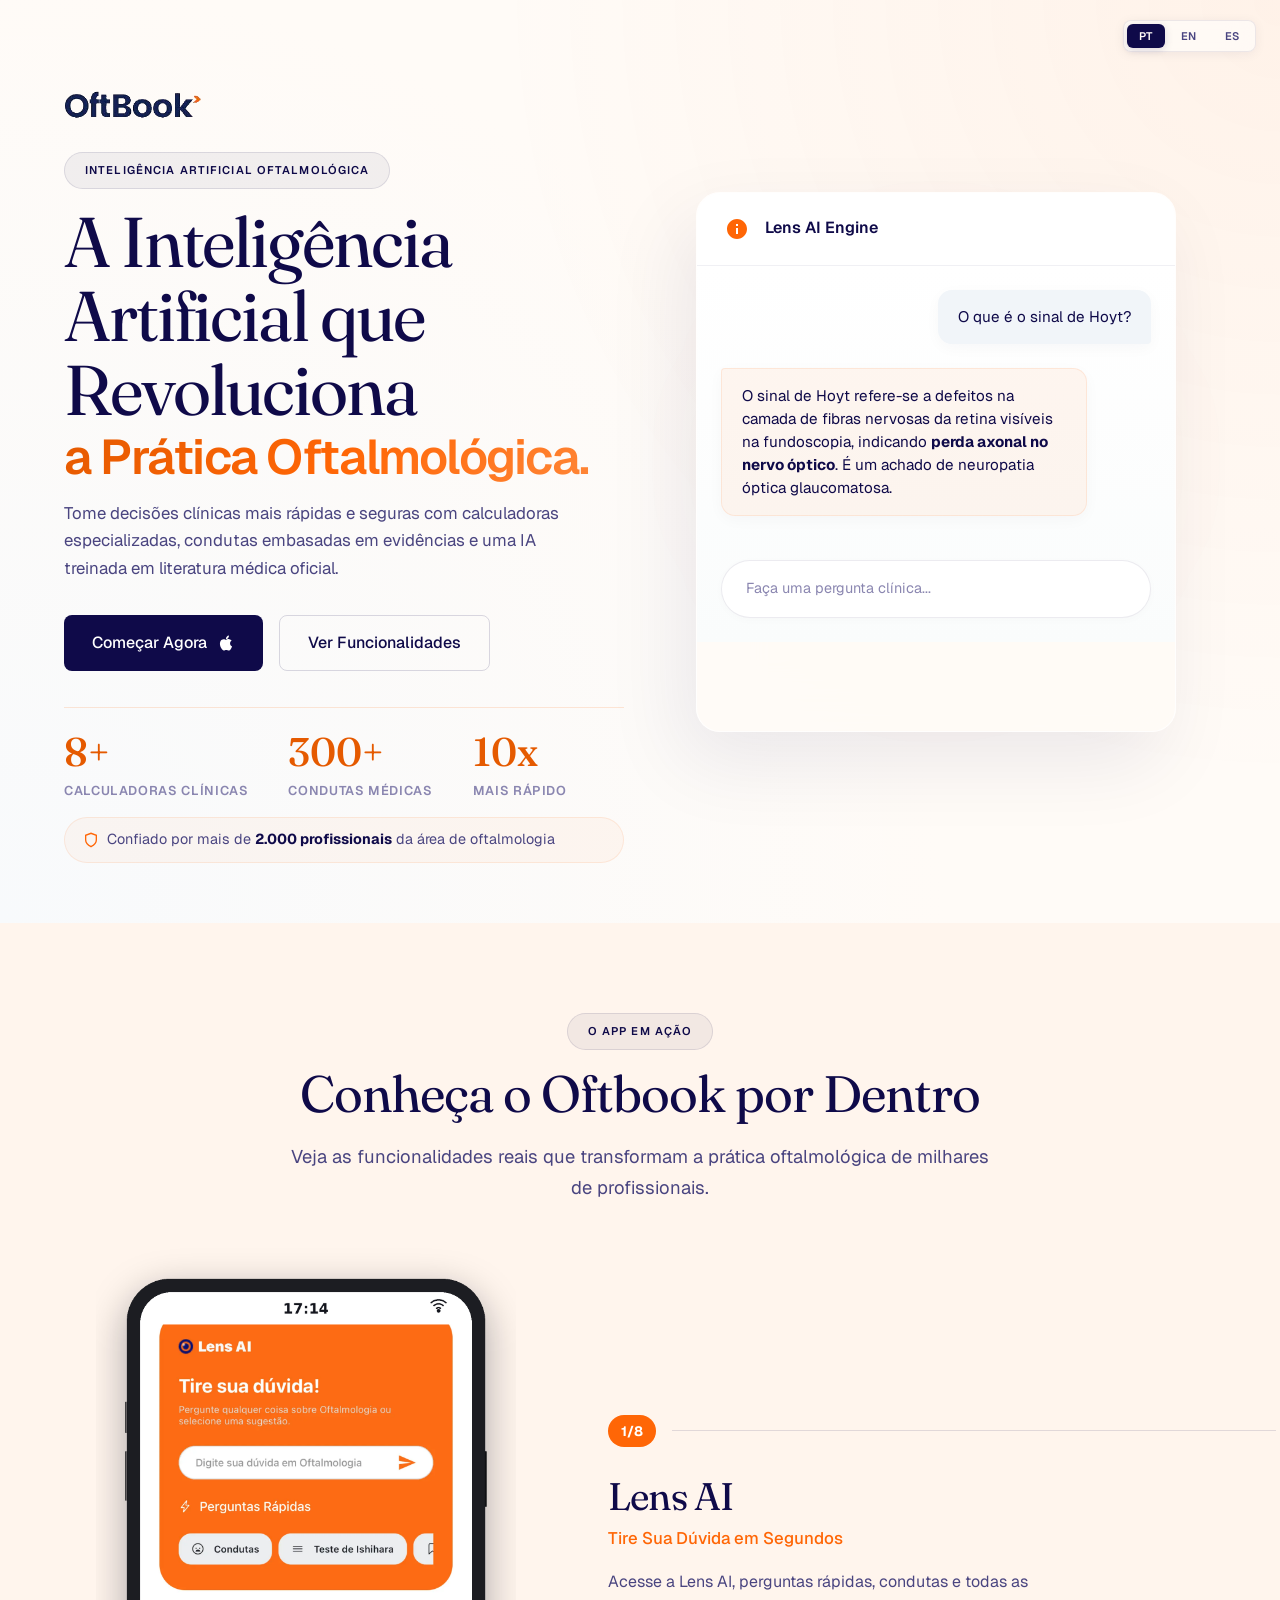
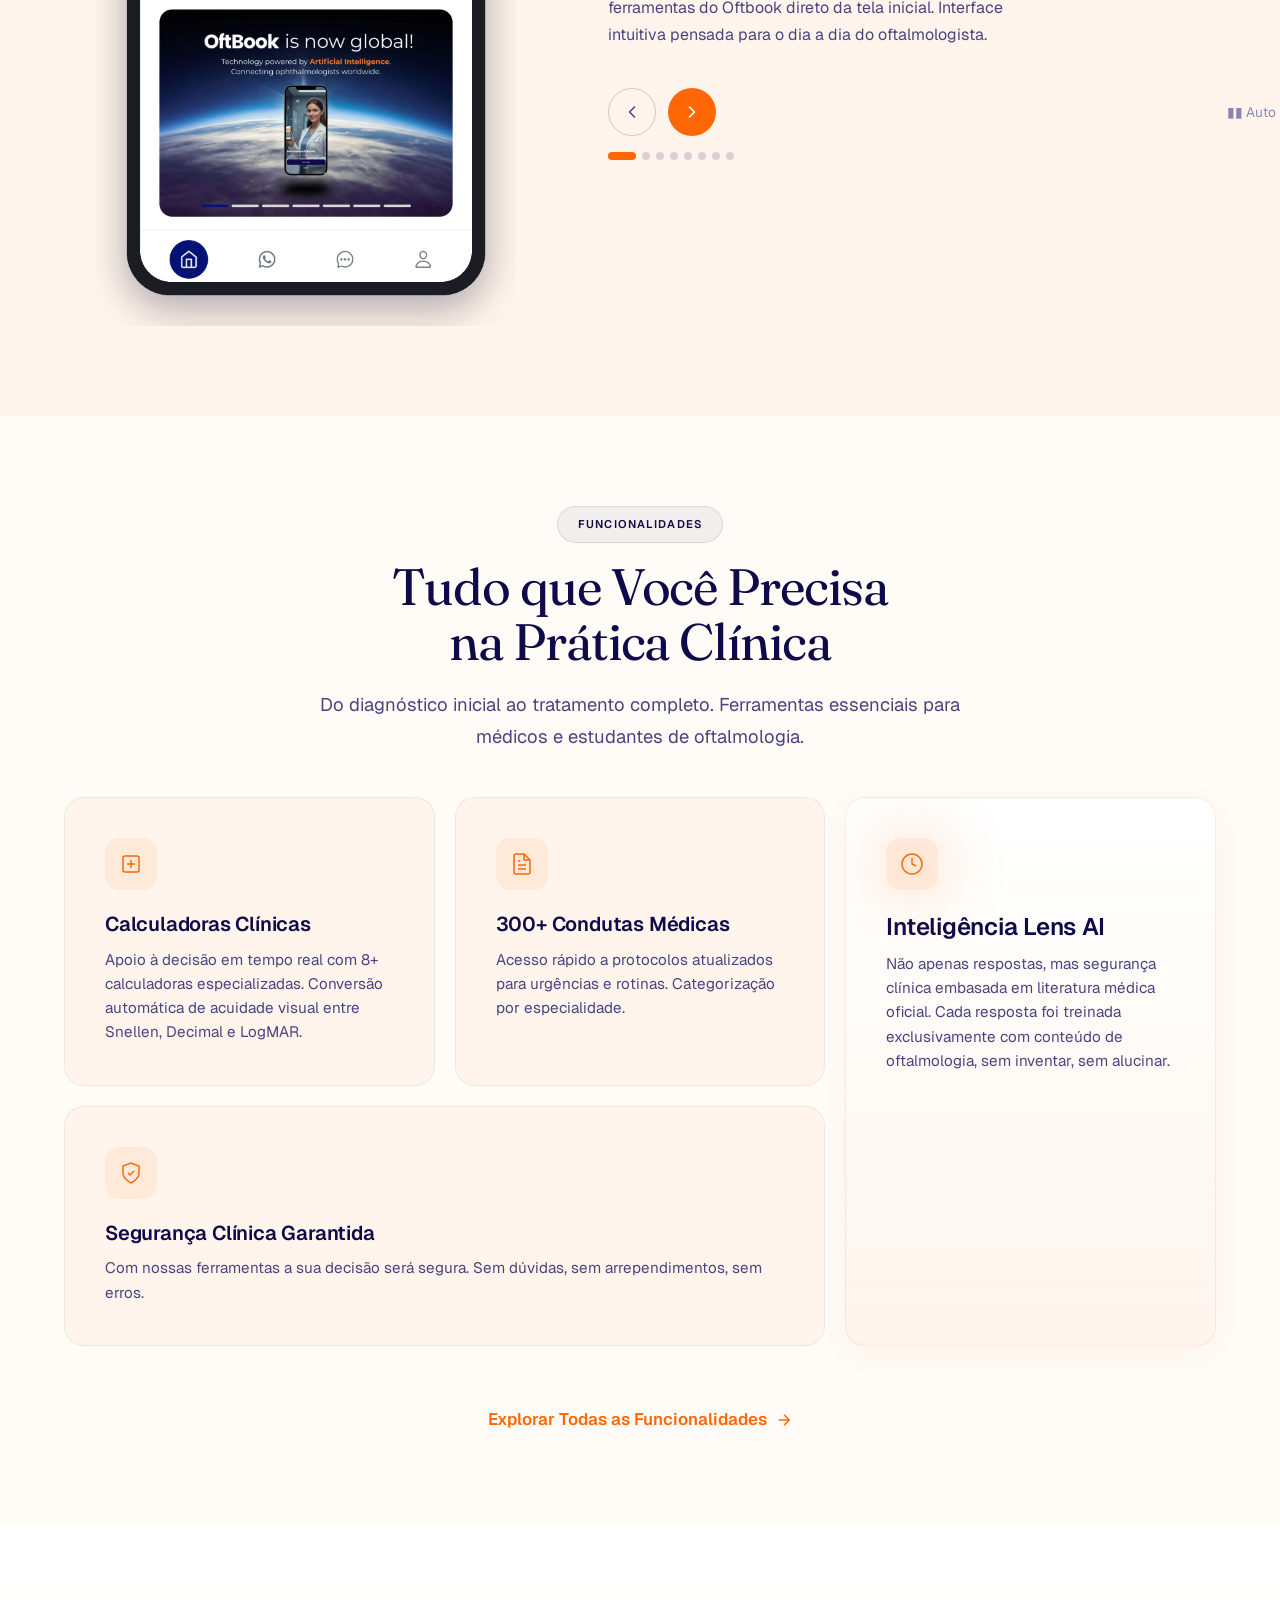
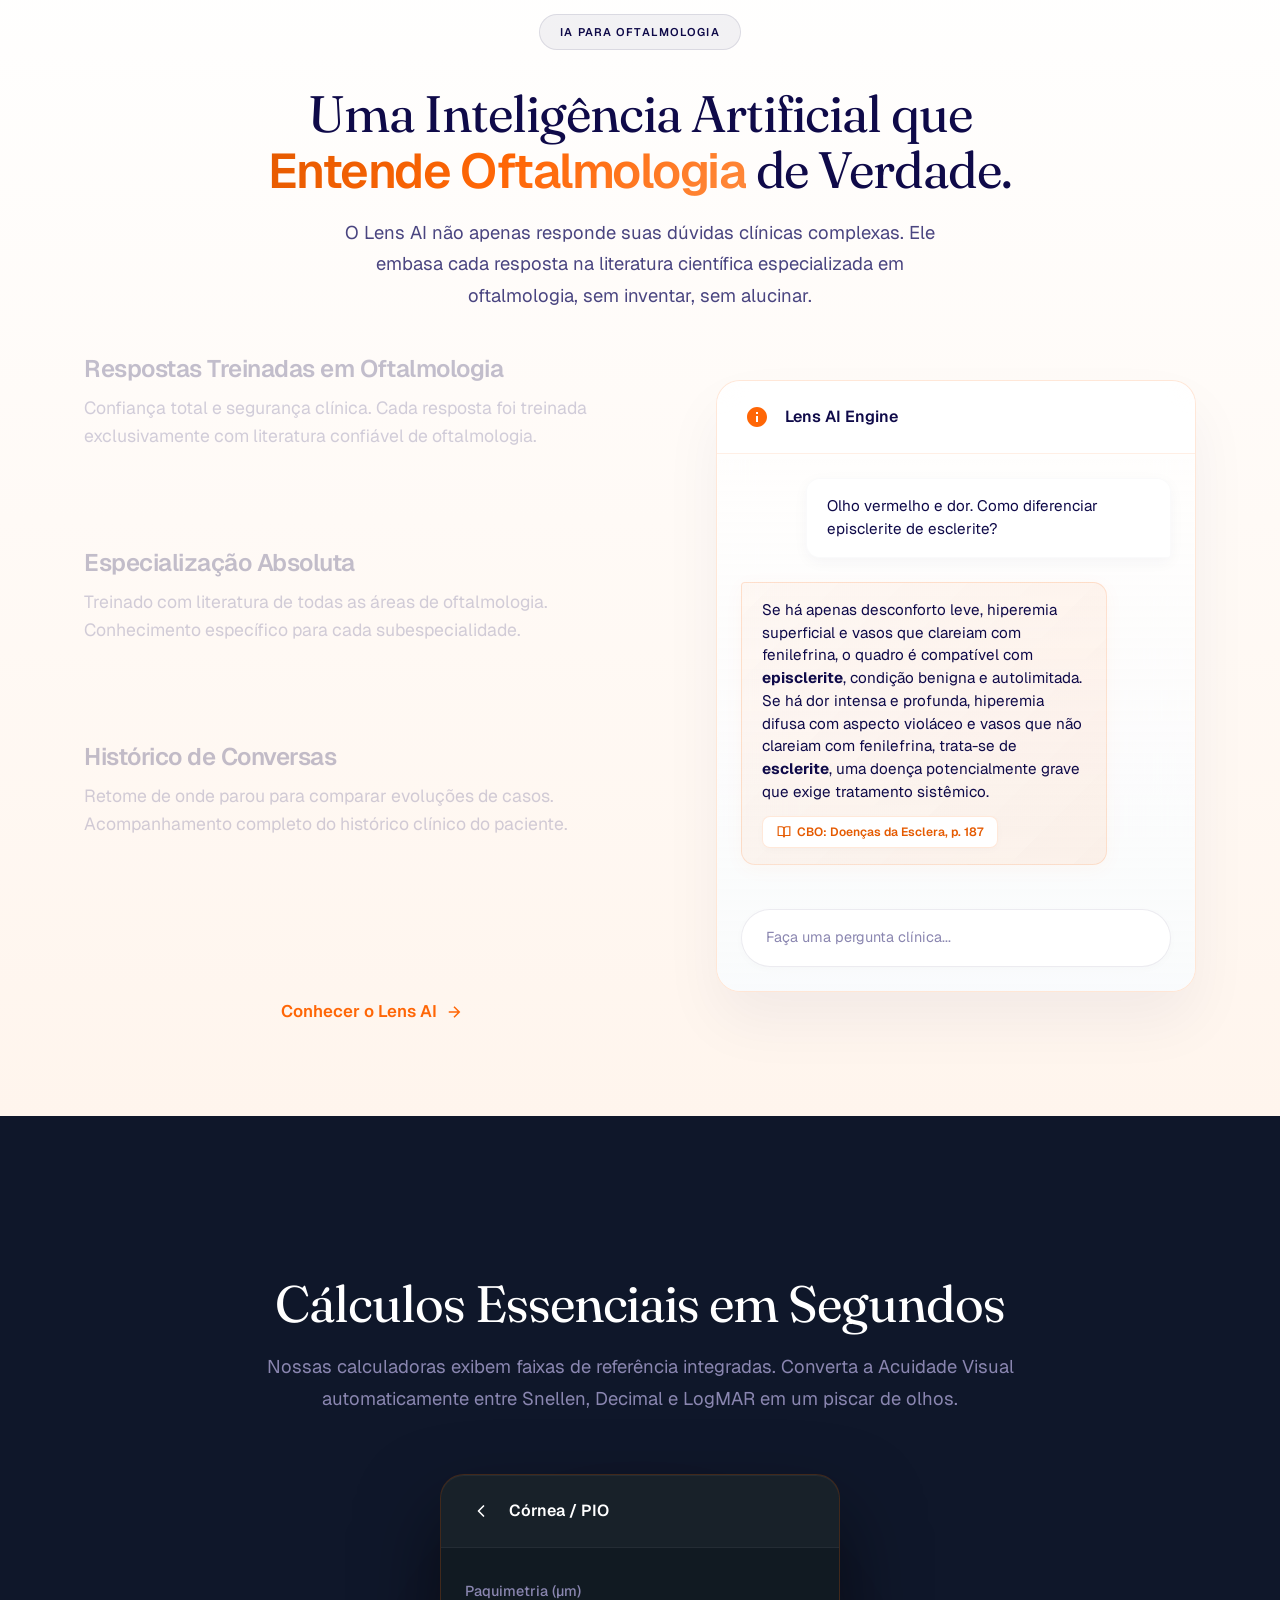
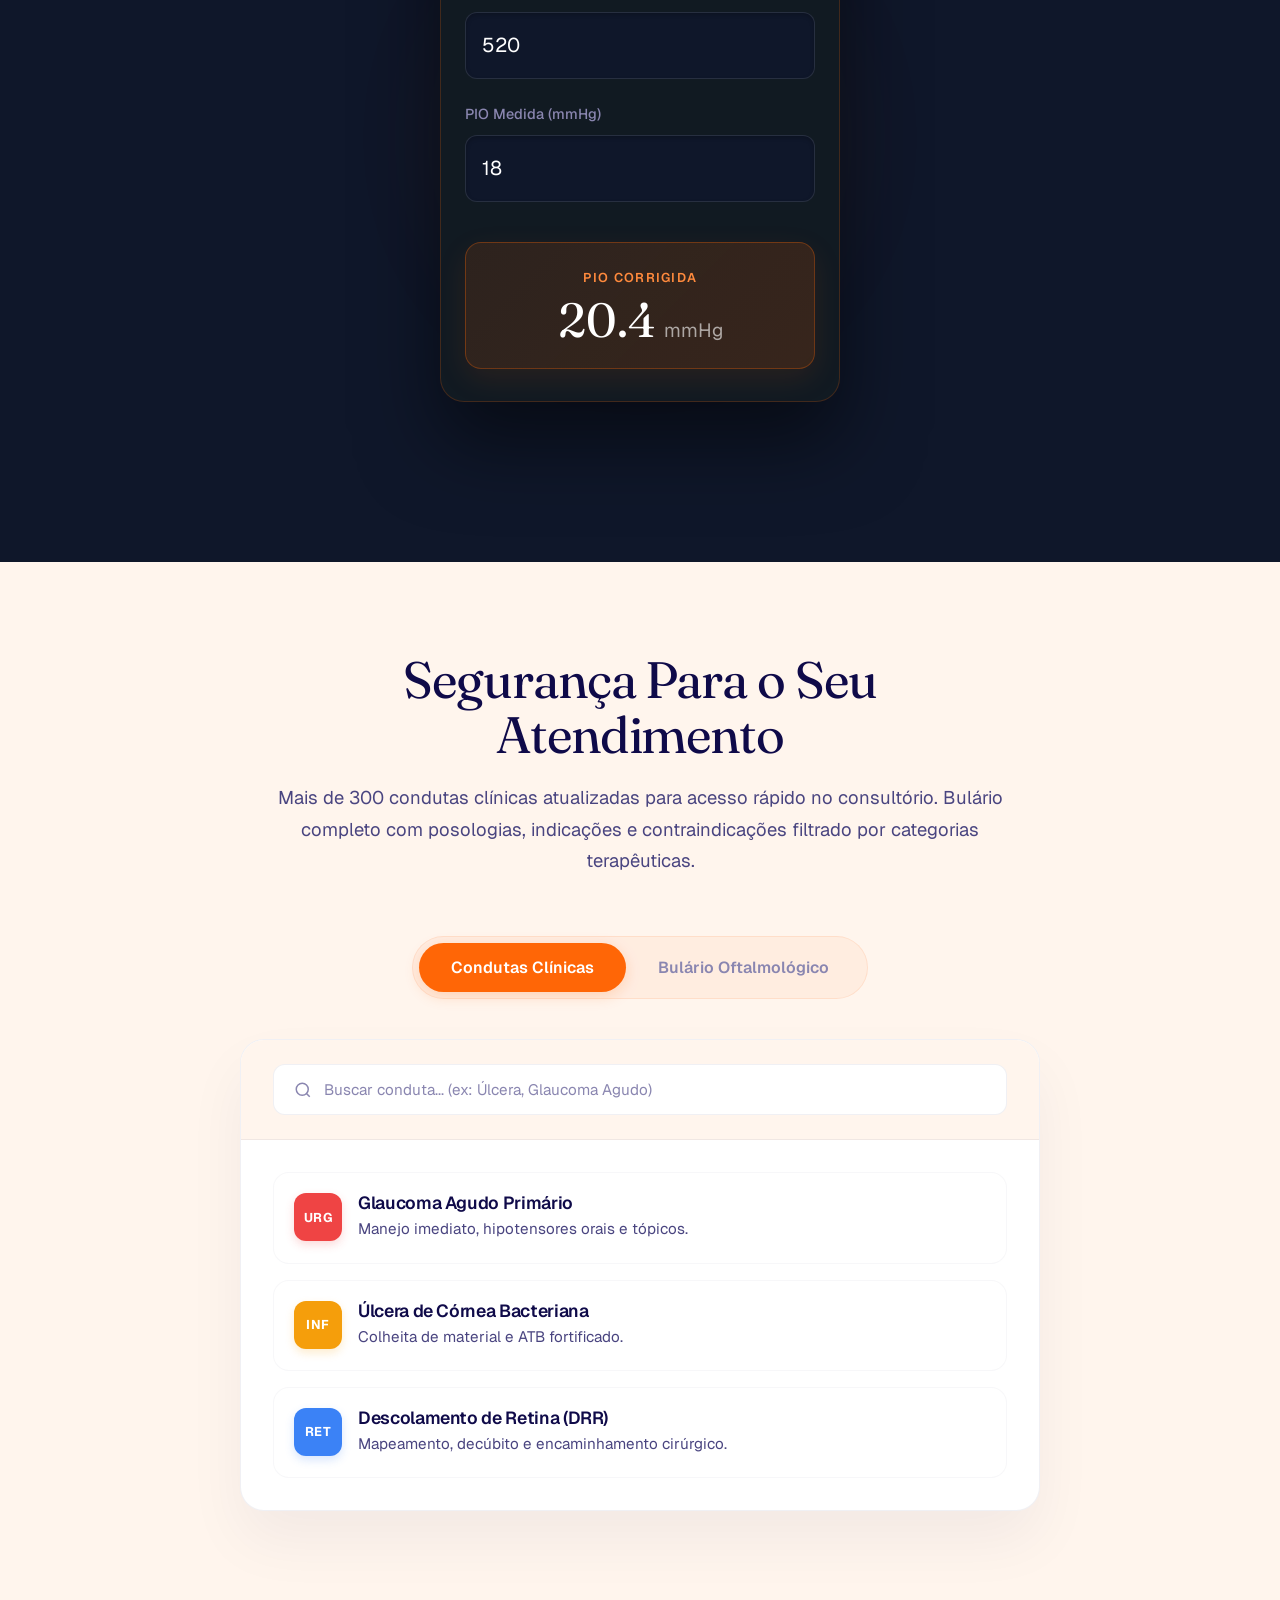
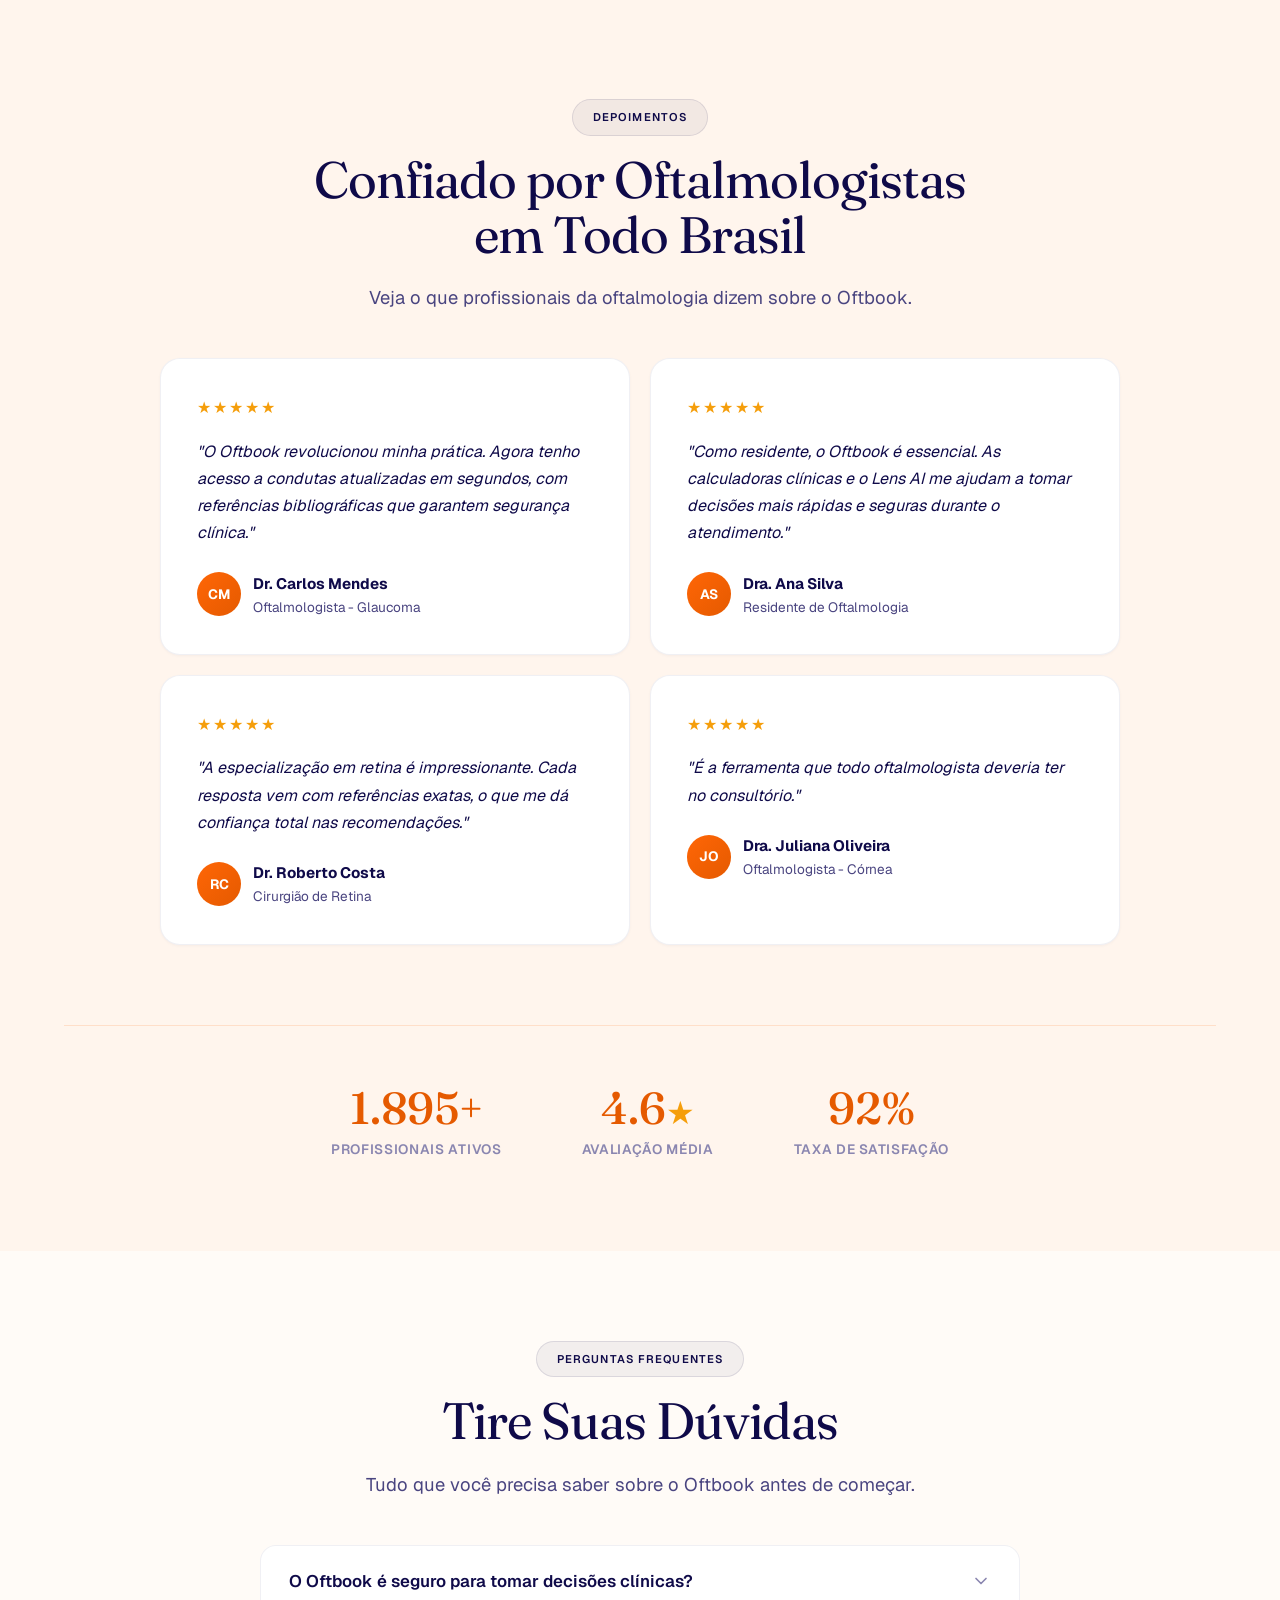
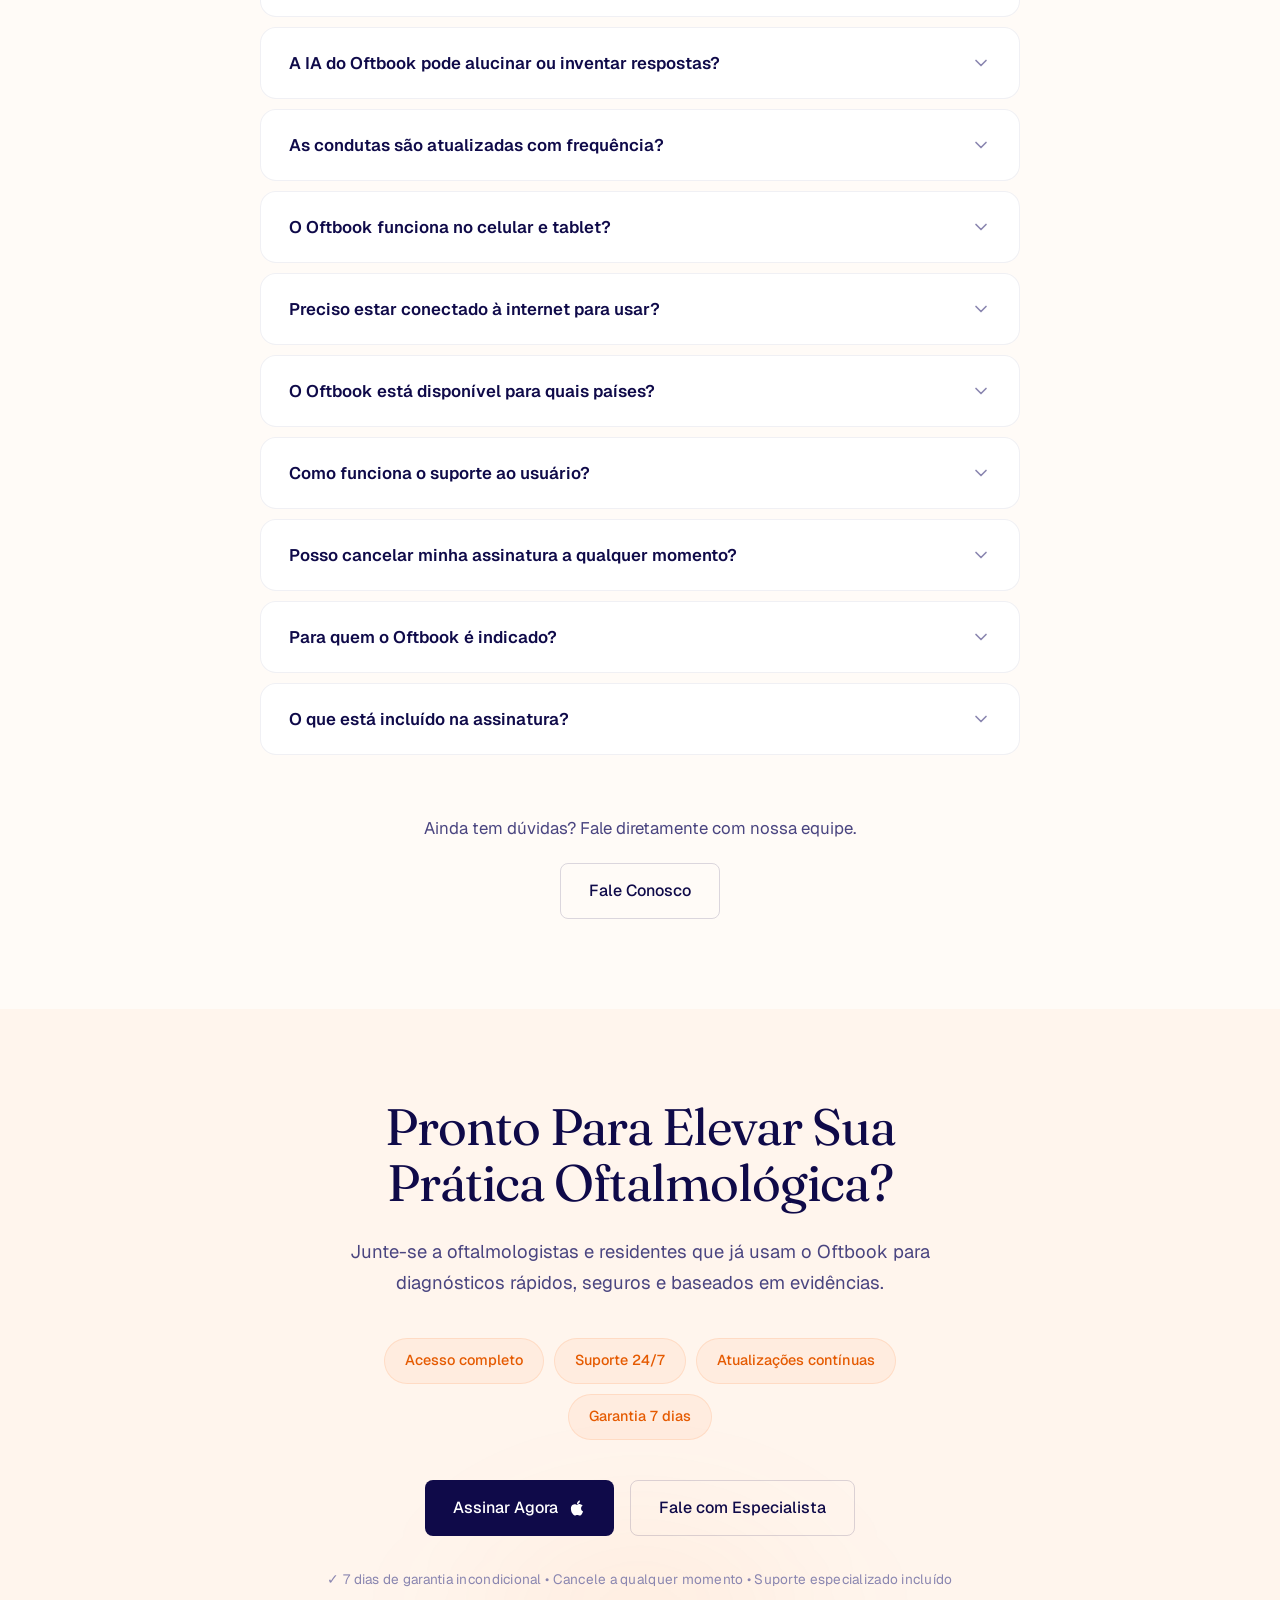
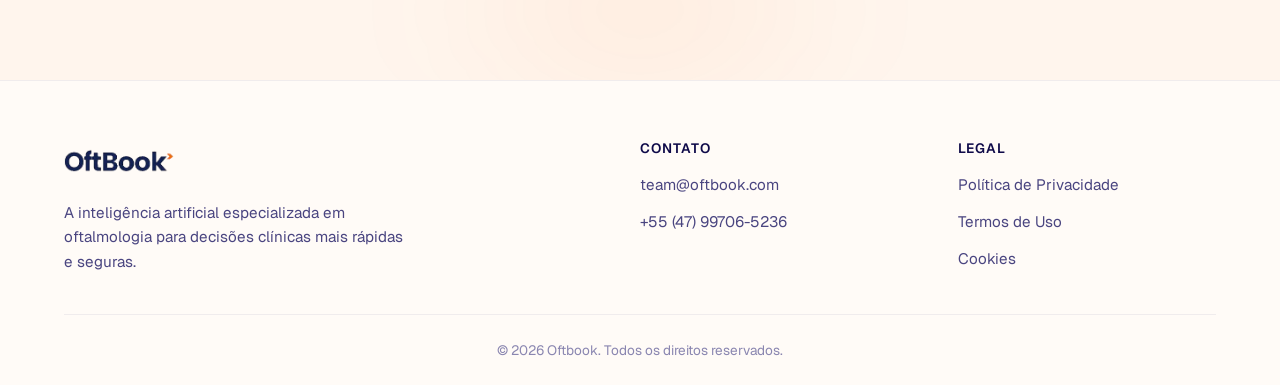
<file: index.html>
<!DOCTYPE html>
<html lang="pt-BR">

<head>
    <meta charset="UTF-8">
    <meta name="viewport" content="width=device-width, initial-scale=1.0">
    <title>Oftbook - A IA da Prática Oftalmológica</title>

    <!-- Meta Pixel Code -->
    <script>
    !function(f,b,e,v,n,t,s)
    {if(f.fbq)return;n=f.fbq=function(){n.callMethod?
    n.callMethod.apply(n,arguments):n.queue.push(arguments)};
    if(!f._fbq)f._fbq=n;n.push=n;n.loaded=!0;n.version='2.0';
    n.queue=[];t=b.createElement(e);t.async=!0;
    t.src=v;s=b.getElementsByTagName(e)[0];
    s.parentNode.insertBefore(t,s)}(window, document,'script',
    'https://connect.facebook.net/en_US/fbevents.js');
    fbq('init', '1159501601844210');
    fbq('track', 'PageView');
    </script>
    <noscript><img height="1" width="1" style="display:none"
    src="https://www.facebook.com/tr?id=1159501601844210&ev=PageView&noscript=1"/></noscript>
    <!-- End Meta Pixel Code -->
    <!-- Preconnect -->
    <link rel="preconnect" href="https://fonts.googleapis.com">
    <link rel="preconnect" href="https://fonts.gstatic.com" crossorigin>
    <!-- Fonts: Fraunces (Anthropic Serif) + Geist (Antigravity Tech) -->
    <link
        href="https://fonts.googleapis.com/css2?family=Fraunces:opsz,wght@9..144,300;9..144,400;9..144,600;9..144,700;9..144,800&family=Geist:wght@300;400;500;600;700&display=swap"
        rel="stylesheet">
    <link rel="stylesheet" href="style.css?v=5">
    <link rel="stylesheet" href="https://unpkg.com/aos@next/dist/aos.css" />
    <script src="https://unpkg.com/aos@next/dist/aos.js" defer></script>
    <script src="script.js?v=5" defer></script>
    <!-- v1.0.1-deploy-fix -->
</head>

<body class="light-theme">
    <div class="lang-switcher">
        <button class="lang-btn active" data-lang="pt">PT</button>
        <button class="lang-btn" data-lang="en">EN</button>
        <button class="lang-btn" data-lang="es">ES</button>
    </div>
    <main>
        <!-- HERO -->
        <section class="hero split-overlap">
            <div class="hero-content">
                <div class="hero-logo-area" style="margin-bottom:24px;">
                    <img src="oftbook df.png" alt="OftBook" style="height:40px;width:auto;">
                </div>
                <div class="hero-badge-group">
                    <div class="pill-badge" data-i18n="hero.badge">Inteligência Artificial Oftalmológica</div>
                </div>

                <h1 class="hero-title">
                    <span class="editorial-text" data-i18n="hero.title1">A Inteligência Artificial que Revoluciona</span>
                    <span class="gradient-tech" data-i18n="hero.title2">a Prática Oftalmológica.</span>
                </h1>

                <p class="hero-subtitle" data-i18n="hero.subtitle">
                    Tome decisões clínicas mais rápidas e seguras com calculadoras especializadas, condutas embasadas em
                    evidências e uma IA treinada em literatura médica oficial.
                </p>

                <div class="hero-actions">
                    <a href="https://apps.apple.com/br/app/oftbook/id6759061221" class="btn btn-primary magnetic-btn" target="_blank" rel="noopener" data-download-trigger data-cta-source="hero">
                        <span data-i18n="hero.cta_primary">Começar Agora</span>
                        <svg width="18" height="18" viewBox="0 0 24 24" fill="currentColor">
                            <path d="M18.71 19.5c-.83 1.24-1.71 2.45-3.05 2.47-1.34.03-1.77-.79-3.29-.79-1.53 0-2 .77-3.27.82-1.31.05-2.3-1.32-3.14-2.53C4.25 17 2.94 12.45 4.7 9.39c.87-1.52 2.43-2.48 4.12-2.51 1.28-.02 2.5.87 3.29.87.78 0 2.26-1.07 3.8-.91.65.03 2.47.26 3.64 1.98-.09.06-2.17 1.28-2.15 3.81.03 3.02 2.65 4.03 2.68 4.04-.03.07-.42 1.44-1.38 2.83M13 3.5c.73-.83 1.94-1.46 2.94-1.5.13 1.17-.34 2.35-1.04 3.19-.69.85-1.83 1.51-2.95 1.42-.15-1.15.41-2.35 1.05-3.11z"/>
                        </svg>
                    </a>
                    <a href="#funcionalidades-cards" class="btn btn-secondary magnetic-btn" data-i18n="hero.cta_secondary">Ver Funcionalidades</a>
                </div>

                <div class="hero-metrics">
                    <div class="metric">
                        <strong data-i18n="hero.metric1_value">8+</strong>
                        <span data-i18n="hero.metric1_label">Calculadoras Clínicas</span>
                    </div>
                    <div class="metric">
                        <strong data-i18n="hero.metric2_value">300+</strong>
                        <span data-i18n="hero.metric2_label">Condutas Médicas</span>
                    </div>
                    <div class="metric">
                        <strong data-i18n="hero.metric3_value">10x</strong>
                        <span data-i18n="hero.metric3_label">Mais Rápido</span>
                    </div>
                </div>

                <div class="trust-badge">
                    <svg width="16" height="16" viewBox="0 0 24 24" fill="none" stroke="currentColor" stroke-width="2">
                        <path d="M12 22s8-4 8-10V5l-8-3-8 3v7c0 6 8 10 8 10z"/>
                    </svg>
                    <span data-i18n="hero.trust_badge">Confiado por mais de <strong>2.000 profissionais</strong> da área de oftalmologia</span>
                </div>
            </div>

            <div class="hero-visual">
                <div class="mockup-container parallax-layer">
                    <div class="glow-orb"></div>
                    <div class="mockup-frame glass-panel">
                        <div class="mockup-content">
                            <div class="app-header">
                                <div class="app-icon">
                                    <svg viewBox="0 0 24 24" fill="none" class="mock-logo">
                                        <path
                                            d="M12 2C6.48 2 2 6.48 2 12s4.48 10 10 10 10-4.48 10-10S17.52 2 12 2zm1 15h-2v-6h2v6zm0-8h-2V7h2v2z"
                                            fill="#FF6606" />
                                    </svg>
                                </div>
                                <span data-i18n="hero.mockup_header">Lens AI Engine</span>
                            </div>
                            <div class="app-chat">
                                <div class="chat-bubble user" data-i18n="hero.mockup_question">O que é o sinal de Hoyt?</div>
                                <div class="chat-bubble ai">
                                    <p data-i18n="hero.mockup_answer">O sinal de Hoyt refere-se a defeitos na camada de fibras nervosas da retina
                                        visíveis na fundoscopia, indicando <strong>perda axonal no nervo óptico</strong>.
                                        É um achado de neuropatia óptica glaucomatosa.</p>
                                </div>
                                <div class="chat-input-mockup">
                                    <div class="input-pill" data-i18n="hero.mockup_input">Faça uma pergunta clínica...</div>
                                </div>
                            </div>
                        </div>
                    </div>
                </div>
            </div>
        </section>

        <!-- SEÇÃO 2: CARROSSEL — Split + iPhone Mockup -->
        <section class="section-app-showcase" id="app-acao">
            <div class="container">
                <div class="section-header" data-aos="fade-up" data-aos-duration="800">
                    <span class="pill-badge" data-i18n="carousel.badge">O APP EM AÇÃO</span>
                    <h2 class="section-title" data-i18n="carousel.title">Conheça o Oftbook por Dentro</h2>
                    <p class="section-desc" data-i18n="carousel.desc">Veja as funcionalidades reais que transformam a prática oftalmológica de milhares de profissionais.</p>
                </div>

                <div class="carousel-split" data-aos="fade-up" data-aos-delay="200">
                    <!-- LEFT: iPhone Mockup -->
                    <div class="phone-mockup">
                        <div class="carousel-track" id="carousel-track">
                            <div class="carousel-slide"><img src="oftbook-mockup-01-lens-ai.png" alt="Oftbook - Lens AI" loading="lazy"></div>
                            <div class="carousel-slide"><img src="oftbook-mockup-02-ferramentas.png" alt="Oftbook - Ferramentas" loading="lazy"></div>
                            <div class="carousel-slide"><img src="oftbook-mockup-03-condutas.png" alt="Oftbook - Condutas" loading="lazy"></div>
                            <div class="carousel-slide"><img src="oftbook-mockup-04-tratamento.png" alt="Oftbook - Tratamento" loading="lazy"></div>
                            <div class="carousel-slide"><img src="oftbook-mockup-05-atlas.png" alt="Oftbook - Atlas" loading="lazy"></div>
                            <div class="carousel-slide"><img src="oftbook-mockup-06-chat.png" alt="Oftbook - Chat" loading="lazy"></div>
                            <div class="carousel-slide"><img src="oftbook-mockup-07-calculadoras.png" alt="Oftbook - Calculadoras" loading="lazy"></div>
                            <div class="carousel-slide"><img src="oftbook-mockup-08-codigos.png" alt="Oftbook - Códigos" loading="lazy"></div>
                        </div>
                    </div>

                    <!-- RIGHT: Slide Info -->
                    <div class="carousel-info" id="carousel-info">
                        <div class="carousel-counter">
                            <span class="counter-badge" id="counter-badge">1/8</span>
                            <div class="counter-line"></div>
                        </div>

                        <h3 class="slide-title" id="slide-title" data-i18n="carousel.slide1_title">Lens AI</h3>
                        <span class="slide-subtitle" id="slide-subtitle" data-i18n="carousel.slide1_subtitle">Tire Sua Dúvida em Segundos</span>
                        <p class="slide-desc" id="slide-desc" data-i18n="carousel.slide1_desc">Acesse a Lens AI, perguntas rápidas, condutas e todas as ferramentas do Oftbook direto da tela inicial. Interface intuitiva pensada para o dia a dia do oftalmologista.</p>

                        <div class="carousel-nav-row">
                            <button class="carousel-btn carousel-prev" aria-label="Anterior" data-i18n-attr="aria-label:carousel.btn_prev">
                                <svg width="20" height="20" viewBox="0 0 24 24" fill="none" stroke="currentColor" stroke-width="2" stroke-linecap="round" stroke-linejoin="round"><path d="M15 18l-6-6 6-6"/></svg>
                            </button>
                            <button class="carousel-btn carousel-next" aria-label="Próximo" data-i18n-attr="aria-label:carousel.btn_next">
                                <svg width="20" height="20" viewBox="0 0 24 24" fill="none" stroke="currentColor" stroke-width="2" stroke-linecap="round" stroke-linejoin="round"><path d="M9 18l6-6-6-6"/></svg>
                            </button>
                            <button class="carousel-auto-toggle" id="auto-toggle">&#9654; Auto</button>
                        </div>

                        <div class="carousel-dots" id="carousel-dots">
                            <div class="carousel-dot active" data-index="0"></div>
                            <div class="carousel-dot" data-index="1"></div>
                            <div class="carousel-dot" data-index="2"></div>
                            <div class="carousel-dot" data-index="3"></div>
                            <div class="carousel-dot" data-index="4"></div>
                            <div class="carousel-dot" data-index="5"></div>
                            <div class="carousel-dot" data-index="6"></div>
                            <div class="carousel-dot" data-index="7"></div>
                        </div>
                    </div>
                </div>
            </div>
        </section>

        <!-- SEÇÃO 3: FUNCIONALIDADES — Bento Box -->
        <section class="section-features" id="funcionalidades-cards">
            <div class="container">
                <div class="section-header" data-aos="fade-up" data-aos-duration="800">
                    <span class="pill-badge" data-i18n="features.badge">FUNCIONALIDADES</span>
                    <h2 class="section-title" data-i18n="features.title">Tudo que Você Precisa<br>na Prática Clínica</h2>
                    <p class="section-desc" data-i18n="features.desc">Do diagnóstico inicial ao tratamento completo. Ferramentas essenciais para médicos e estudantes de oftalmologia.</p>
                </div>

                <div class="bento-features">
                    <!-- Card 1: Calculadoras (1x1) -->
                    <div class="feature-card" data-aos="fade-up" data-aos-delay="100">
                        <div class="feature-icon">
                            <svg width="24" height="24" viewBox="0 0 24 24" fill="none" stroke="#FF6606" stroke-width="1.5">
                                <rect x="4" y="4" width="16" height="16" rx="2"/>
                                <path d="M8 12h8M12 8v8"/>
                            </svg>
                        </div>
                        <h3 data-i18n="features.card1_title">Calculadoras Clínicas</h3>
                        <p data-i18n="features.card1_desc">Apoio à decisão em tempo real com 8+ calculadoras especializadas. Conversão automática de acuidade visual entre Snellen, Decimal e LogMAR.</p>
                    </div>

                    <!-- Card 2: Condutas (1x1) -->
                    <div class="feature-card" data-aos="fade-up" data-aos-delay="200">
                        <div class="feature-icon">
                            <svg width="24" height="24" viewBox="0 0 24 24" fill="none" stroke="#FF6606" stroke-width="1.5">
                                <path d="M14 2H6a2 2 0 0 0-2 2v16a2 2 0 0 0 2 2h12a2 2 0 0 0 2-2V8z"/>
                                <path d="M14 2v6h6M16 13H8M16 17H8M10 9H8"/>
                            </svg>
                        </div>
                        <h3 data-i18n="features.card2_title">300+ Condutas Médicas</h3>
                        <p data-i18n="features.card2_desc">Acesso rápido a protocolos atualizados para urgências e rotinas. Categorização por especialidade.</p>
                    </div>

                    <!-- Card 3: Lens AI (1x2 tall — destaque) -->
                    <div class="feature-card feature-card--tall feature-card--highlight" data-aos="fade-up" data-aos-delay="300">
                        <div class="feature-icon">
                            <svg width="24" height="24" viewBox="0 0 24 24" fill="none" stroke="#FF6606" stroke-width="1.5">
                                <circle cx="12" cy="12" r="10"/>
                                <path d="M12 6v6l4 2"/>
                            </svg>
                            <div class="mini-glow"></div>
                        </div>
                        <h3 data-i18n="features.card3_title">Inteligência Lens AI</h3>
                        <p data-i18n="features.card3_desc">Não apenas respostas, mas segurança clínica embasada em literatura médica oficial. Cada resposta foi treinada exclusivamente com conteúdo de oftalmologia, sem inventar, sem alucinar.</p>
                    </div>

                    <!-- Card 4: Segurança (2x1 wide) -->
                    <div class="feature-card feature-card--wide" data-aos="fade-up" data-aos-delay="400">
                        <div class="feature-icon">
                            <svg width="24" height="24" viewBox="0 0 24 24" fill="none" stroke="#FF6606" stroke-width="1.5">
                                <path d="M12 22s8-4 8-10V5l-8-3-8 3v7c0 6 8 10 8 10z"/>
                                <path d="M9 12l2 2 4-4"/>
                            </svg>
                        </div>
                        <h3 data-i18n="features.card4_title">Segurança Clínica Garantida</h3>
                        <p data-i18n="features.card4_desc">Com nossas ferramentas a sua decisão será segura. Sem dúvidas, sem arrependimentos, sem erros.</p>
                    </div>
                </div>

                <div class="section-cta-link" data-aos="fade-up" data-aos-delay="500">
                    <a href="#funcionalidades" class="link-arrow"><span data-i18n="features.cta_link">Explorar Todas as Funcionalidades</span>
                        <svg width="18" height="18" viewBox="0 0 24 24" fill="none" stroke="currentColor" stroke-width="2">
                            <path d="M5 12h14M12 5l7 7-7 7"/>
                        </svg>
                    </a>
                </div>
            </div>
        </section>

        <!-- SEÇÃO: LENS AI -->
        <section class="section-lens-ai" id="inteligencia">
            <div class="container">
                <div class="lens-header" data-aos="fade-up">
                    <span class="pill-badge" data-i18n="lens.badge">IA PARA OFTALMOLOGIA</span>
                    <h2 class="section-title" data-i18n="lens.title">Uma Inteligência Artificial que <br><span
                            class="gradient-tech">Entende Oftalmologia</span> de Verdade.</h2>
                    <p class="section-desc" data-i18n="lens.desc">O Lens AI não apenas responde suas dúvidas clínicas complexas. Ele
                        embasa cada resposta na literatura científica especializada em oftalmologia, sem inventar, sem alucinar.</p>
                </div>
            </div>

            <div class="container container-lens">
                <div class="lens-scroll-content">
                    <div class="lens-features">
                        <article class="lens-feature-item">
                            <h3 class="feature-title" data-i18n="lens.feature1_title">Respostas Treinadas em Oftalmologia</h3>
                            <p class="feature-desc" data-i18n="lens.feature1_desc">Confiança total e segurança clínica. Cada resposta foi treinada exclusivamente com literatura confiável de oftalmologia.</p>
                        </article>
                        <article class="lens-feature-item">
                            <h3 class="feature-title" data-i18n="lens.feature2_title">Especialização Absoluta</h3>
                            <p class="feature-desc" data-i18n="lens.feature2_desc">Treinado com literatura de todas as áreas de oftalmologia. Conhecimento específico para cada subespecialidade.</p>
                        </article>
                        <article class="lens-feature-item">
                            <h3 class="feature-title" data-i18n="lens.feature3_title">Histórico de Conversas</h3>
                            <p class="feature-desc" data-i18n="lens.feature3_desc">Retome de onde parou para comparar evoluções de casos. Acompanhamento completo do histórico clínico do paciente.</p>
                        </article>
                    </div>

                    <div class="section-cta-link">
                        <a href="#inteligencia" class="link-arrow"><span data-i18n="lens.cta_link">Conhecer o Lens AI</span>
                            <svg width="18" height="18" viewBox="0 0 24 24" fill="none" stroke="currentColor" stroke-width="2">
                                <path d="M5 12h14M12 5l7 7-7 7"/>
                            </svg>
                        </a>
                    </div>
                </div>

                <div class="lens-sticky-container">
                    <div class="lens-mockup glass-panel">
                        <div class="app-header">
                            <div class="app-icon">
                                <svg viewBox="0 0 24 24" fill="none" class="mock-logo">
                                    <path
                                        d="M12 2C6.48 2 2 6.48 2 12s4.48 10 10 10 10-4.48 10-10S17.52 2 12 2zm1 15h-2v-6h2v6zm0-8h-2V7h2v2z"
                                        fill="#FF6606" />
                                </svg>
                            </div>
                            <span data-i18n="lens.mockup_header">Lens AI Engine</span>
                        </div>
                        <div class="app-chat chat-lens">
                            <div class="chat-bubble user" data-i18n="lens.mockup_question">
                                Olho vermelho e dor. Como diferenciar episclerite de esclerite?
                            </div>
                            <div class="chat-bubble ai">
                                <p data-i18n="lens.mockup_answer">Se há apenas desconforto leve, hiperemia superficial e vasos que clareiam com fenilefrina, o quadro é compatível com <strong>episclerite</strong>, condição benigna e autolimitada. Se há dor intensa e profunda, hiperemia difusa com aspecto violáceo e vasos que não clareiam com fenilefrina, trata-se de <strong>esclerite</strong>, uma doença potencialmente grave que exige tratamento sistêmico.</p>
                                <div class="citation">
                                    <svg width="14" height="14" viewBox="0 0 24 24" fill="none" stroke="currentColor"
                                        stroke-width="2">
                                        <path d="M2 3h6a4 4 0 0 1 4 4v14a3 3 0 0 0-3-3H2z" />
                                        <path d="M22 3h-6a4 4 0 0 0-4 4v14a3 3 0 0 1 3-3h7z" />
                                    </svg>
                                    <span data-i18n="lens.mockup_citation">CBO: Doenças da Esclera, p. 187</span>
                                </div>
                            </div>
                            <div class="chat-input-mockup">
                                <div class="input-pill" data-i18n="lens.mockup_input">Faça uma pergunta clínica...</div>
                            </div>
                        </div>
                    </div>
                </div>
            </div>
        </section>
        <!-- SEÇÃO 5: CALCULADORAS — Spotlight Dark Mode -->
        <section class="section-calculators-spotlight" id="calculadoras">
            <div class="container calc-container">
                <div class="calc-header" data-aos="fade-up">
                    <h2 class="section-title dark-mode-title" data-i18n="calc.title">Cálculos Essenciais em Segundos</h2>
                    <p class="section-desc dark-mode-desc" data-i18n="calc.desc">Nossas calculadoras exibem faixas de referência integradas.
                        Converta a Acuidade Visual automaticamente entre Snellen, Decimal e LogMAR em um piscar de
                        olhos.</p>
                </div>

                <div class="calc-spotlight-wrapper" data-aos="fade-up" data-aos-delay="200">
                    <div class="spotlight-glow"></div>
                    <div class="calc-mockup-frame tilt-3d-card">
                        <div class="app-header dark-header">
                            <div class="app-icon back-btn-mock">
                                <svg viewBox="0 0 24 24" fill="none" width="20" height="20">
                                    <path d="M15 18l-6-6 6-6" stroke="#ffffff" stroke-width="2" stroke-linecap="round"
                                        stroke-linejoin="round" />
                                </svg>
                            </div>
                            <span data-i18n="calc.header_title">Córnea / PIO</span>
                        </div>

                        <div class="calc-mockup-body">
                            <div class="calc-input-group">
                                <label data-i18n="calc.label1">Paquimetria (µm)</label>
                                <div class="calc-input-box">520</div>
                            </div>
                            <div class="calc-input-group">
                                <label data-i18n="calc.label2">PIO Medida (mmHg)</label>
                                <div class="calc-input-box">18</div>
                            </div>

                            <div class="calc-result-box">
                                <span class="result-label" data-i18n="calc.result_label">PIO Corrigida</span>
                                <div class="result-value">20.4 <span class="unit" data-i18n="calc.result_unit">mmHg</span></div>
                            </div>
                        </div>
                    </div>
                </div>
            </div>

        </section>

        <!-- SECTION 6: CONDUTAS E BULÁRIO (Interactive Tabs) -->
        <section class="section-tabs-interactive" id="condutas">
            <div class="container tabs-container">
                <div class="section-header center-align" data-aos="fade-up">
                    <h2 class="section-title" data-i18n="tabs.title">Segurança Para o Seu Atendimento</h2>
                    <p class="section-desc" data-i18n="tabs.desc">Mais de 300 condutas clínicas atualizadas para acesso rápido no consultório.
                        Bulário completo com posologias, indicações e contraindicações filtrado por categorias
                        terapêuticas.</p>
                </div>

                <div class="tabs-wrapper" data-aos="fade-up" data-aos-delay="150">
                    <div class="tabs-switcher">
                        <button class="tab-btn active" data-target="tab-condutas" data-i18n="tabs.tab1">Condutas Clínicas</button>
                        <button class="tab-btn" data-target="tab-bulario" data-i18n="tabs.tab2">Bulário Oftalmológico</button>
                        <div class="tab-indicator"></div>
                    </div>

                    <div class="tabs-content-area">
                        <!-- TAB: Condutas -->
                        <div class="tab-pane active" id="tab-condutas">
                            <div class="tab-card glass-panel-light">
                                <div class="tab-card-header">
                                    <div class="search-mock">
                                        <svg width="18" height="18" viewBox="0 0 24 24" fill="none"
                                            stroke="currentColor" stroke-width="2">
                                            <circle cx="11" cy="11" r="8"></circle>
                                            <line x1="21" y1="21" x2="16.65" y2="16.65"></line>
                                        </svg>
                                        <span data-i18n="tabs.search_placeholder">Buscar conduta... (ex: Úlcera, Glaucoma Agudo)</span>
                                    </div>
                                </div>
                                <div class="tab-card-body">
                                    <div class="list-item-mock">
                                        <div class="icon-sq red-sq" data-i18n="tabs.item1_badge">URG</div>
                                        <div class="text-group">
                                            <h4 data-i18n="tabs.item1_title">Glaucoma Agudo Primário</h4>
                                            <span data-i18n="tabs.item1_desc">Manejo imediato, hipotensores orais e tópicos.</span>
                                        </div>
                                    </div>
                                    <div class="list-item-mock">
                                        <div class="icon-sq yellow-sq" data-i18n="tabs.item2_badge">INF</div>
                                        <div class="text-group">
                                            <h4 data-i18n="tabs.item2_title">Úlcera de Córnea Bacteriana</h4>
                                            <span data-i18n="tabs.item2_desc">Colheita de material e ATB fortificado.</span>
                                        </div>
                                    </div>
                                    <div class="list-item-mock">
                                        <div class="icon-sq blue-sq" data-i18n="tabs.item3_badge">RET</div>
                                        <div class="text-group">
                                            <h4 data-i18n="tabs.item3_title">Descolamento de Retina (DRR)</h4>
                                            <span data-i18n="tabs.item3_desc">Mapeamento, decúbito e encaminhamento cirúrgico.</span>
                                        </div>
                                    </div>
                                </div>
                            </div>
                        </div>

                        <!-- TAB: Bulário -->
                        <div class="tab-pane" id="tab-bulario">
                            <div class="tab-card glass-panel-light">
                                <div class="tab-card-header">
                                    <div class="categories-mock">
                                        <span class="cat-chip active" data-i18n="tabs.cat1">Antibióticos</span>
                                        <span class="cat-chip" data-i18n="tabs.cat2">Hipotensores</span>
                                        <span class="cat-chip" data-i18n="tabs.cat3">Corticoides</span>
                                        <span class="cat-chip" data-i18n="tabs.cat4">Lubrificantes</span>
                                    </div>
                                </div>
                                <div class="tab-card-body pill-layout">
                                    <div class="med-pill">
                                        <div class="med-name" data-i18n="tabs.med1_name">Moxifloxacino 0,5%</div>
                                        <div class="med-detail" data-i18n="tabs.med1_detail">Vigamox, Vigadexa (Assov)</div>
                                    </div>
                                    <div class="med-pill">
                                        <div class="med-name" data-i18n="tabs.med2_name">Tobramicina 0,3%</div>
                                        <div class="med-detail" data-i18n="tabs.med2_detail">Tobrex, Tobradex</div>
                                    </div>
                                    <div class="med-pill">
                                        <div class="med-name" data-i18n="tabs.med3_name">Gatifloxacino 0,3%</div>
                                        <div class="med-detail" data-i18n="tabs.med3_detail">Zymar, Zymaxid</div>
                                    </div>
                                    <div class="med-pill">
                                        <div class="med-name" data-i18n="tabs.med4_name">Ceftazidima 50mg/mL</div>
                                        <div class="med-detail" data-i18n="tabs.med4_detail">Fortificado (Preparo)</div>
                                    </div>
                                </div>
                            </div>
                        </div>
                    </div>
                </div>
            </div>
        </section>

        <!-- SEÇÃO: DEPOIMENTOS -->
        <section class="section-testimonials" id="depoimentos">
            <div class="container">
                <div class="section-header" data-aos="fade-up" data-aos-duration="800">
                    <span class="pill-badge" data-i18n="testimonials.badge">DEPOIMENTOS</span>
                    <h2 class="section-title" data-i18n="testimonials.title">Confiado por Oftalmologistas<br>em Todo Brasil</h2>
                    <p class="section-desc" data-i18n="testimonials.desc">Veja o que profissionais da oftalmologia dizem sobre o Oftbook.</p>
                </div>

                <div class="testimonials-grid" data-aos="fade-up" data-aos-delay="200">
                    <div class="testimonial-card">
                        <div class="testimonial-stars">
                            <span>&#9733;</span><span>&#9733;</span><span>&#9733;</span><span>&#9733;</span><span>&#9733;</span>
                        </div>
                        <p class="testimonial-quote" data-i18n="testimonials.t1_quote">"O Oftbook revolucionou minha prática. Agora tenho acesso a condutas atualizadas em segundos, com referências bibliográficas que garantem segurança clínica."</p>
                        <div class="testimonial-author">
                            <div class="author-avatar">CM</div>
                            <div class="author-info">
                                <strong data-i18n="testimonials.t1_name">Dr. Carlos Mendes</strong>
                                <span data-i18n="testimonials.t1_role">Oftalmologista - Glaucoma</span>
                            </div>
                        </div>
                    </div>

                    <div class="testimonial-card">
                        <div class="testimonial-stars">
                            <span>&#9733;</span><span>&#9733;</span><span>&#9733;</span><span>&#9733;</span><span>&#9733;</span>
                        </div>
                        <p class="testimonial-quote" data-i18n="testimonials.t2_quote">"Como residente, o Oftbook é essencial. As calculadoras clínicas e o Lens AI me ajudam a tomar decisões mais rápidas e seguras durante o atendimento."</p>
                        <div class="testimonial-author">
                            <div class="author-avatar">AS</div>
                            <div class="author-info">
                                <strong data-i18n="testimonials.t2_name">Dra. Ana Silva</strong>
                                <span data-i18n="testimonials.t2_role">Residente de Oftalmologia</span>
                            </div>
                        </div>
                    </div>

                    <div class="testimonial-card">
                        <div class="testimonial-stars">
                            <span>&#9733;</span><span>&#9733;</span><span>&#9733;</span><span>&#9733;</span><span>&#9733;</span>
                        </div>
                        <p class="testimonial-quote" data-i18n="testimonials.t3_quote">"A especialização em retina é impressionante. Cada resposta vem com referências exatas, o que me dá confiança total nas recomendações."</p>
                        <div class="testimonial-author">
                            <div class="author-avatar">RC</div>
                            <div class="author-info">
                                <strong data-i18n="testimonials.t3_name">Dr. Roberto Costa</strong>
                                <span data-i18n="testimonials.t3_role">Cirurgião de Retina</span>
                            </div>
                        </div>
                    </div>

                    <div class="testimonial-card">
                        <div class="testimonial-stars">
                            <span>&#9733;</span><span>&#9733;</span><span>&#9733;</span><span>&#9733;</span><span>&#9733;</span>
                        </div>
                        <p class="testimonial-quote" data-i18n="testimonials.t4_quote">"É a ferramenta que todo oftalmologista deveria ter no consultório."</p>
                        <div class="testimonial-author">
                            <div class="author-avatar">JO</div>
                            <div class="author-info">
                                <strong data-i18n="testimonials.t4_name">Dra. Juliana Oliveira</strong>
                                <span data-i18n="testimonials.t4_role">Oftalmologista - Córnea</span>
                            </div>
                        </div>
                    </div>
                </div>

                <div class="testimonial-stats" data-aos="fade-up" data-aos-delay="400">
                    <div class="stat-item">
                        <strong data-i18n="testimonials.stat1_value">2.000+</strong>
                        <span data-i18n="testimonials.stat1_label">Profissionais Ativos</span>
                    </div>
                    <div class="stat-item">
                        <strong data-i18n="testimonials.stat2_value">4.9<span class="star">&#9733;</span></strong>
                        <span data-i18n="testimonials.stat2_label">Avaliação Média</span>
                    </div>
                    <div class="stat-item">
                        <strong data-i18n="testimonials.stat3_value">98%</strong>
                        <span data-i18n="testimonials.stat3_label">Taxa de Satisfação</span>
                    </div>
                </div>
            </div>
        </section>

        <!-- SEÇÃO: FAQ -->
        <section class="section-faq" id="faq">
            <div class="container">
                <div class="section-header" data-aos="fade-up" data-aos-duration="800">
                    <span class="pill-badge" data-i18n="faq.badge">PERGUNTAS FREQUENTES</span>
                    <h2 class="section-title" data-i18n="faq.title">Tire Suas Dúvidas</h2>
                    <p class="section-desc" data-i18n="faq.desc">Tudo que você precisa saber sobre o Oftbook antes de começar.</p>
                </div>

                <div class="faq-list" data-aos="fade-up" data-aos-delay="200">
                    <div class="faq-item">
                        <button class="faq-question">
                            <span data-i18n="faq.q1">O Oftbook é seguro para tomar decisões clínicas?</span>
                            <svg class="faq-chevron" width="20" height="20" viewBox="0 0 24 24" fill="none" stroke="currentColor" stroke-width="2" stroke-linecap="round" stroke-linejoin="round">
                                <path d="M6 9l6 6 6-6"/>
                            </svg>
                        </button>
                        <div class="faq-answer">
                            <p data-i18n="faq.a1">Sim. Todas as condutas e respostas do Lens AI são embasadas em literatura científica oficial de oftalmologia. A plataforma é desenvolvida por oftalmologistas e revisada continuamente por especialistas da área.</p>
                        </div>
                    </div>

                    <div class="faq-item">
                        <button class="faq-question">
                            <span data-i18n="faq.q2">A IA do Oftbook pode alucinar ou inventar respostas?</span>
                            <svg class="faq-chevron" width="20" height="20" viewBox="0 0 24 24" fill="none" stroke="currentColor" stroke-width="2" stroke-linecap="round" stroke-linejoin="round">
                                <path d="M6 9l6 6 6-6"/>
                            </svg>
                        </button>
                        <div class="faq-answer">
                            <p data-i18n="faq.a2">O Lens AI foi treinado exclusivamente com conteúdo de oftalmologia validado por especialistas. Diferente de IAs generalistas, ele não inventa respostas. Quando não possui informação suficiente sobre um tema, informa ao usuário em vez de gerar conteúdo impreciso.</p>
                        </div>
                    </div>

                    <div class="faq-item">
                        <button class="faq-question">
                            <span data-i18n="faq.q3">As condutas são atualizadas com frequência?</span>
                            <svg class="faq-chevron" width="20" height="20" viewBox="0 0 24 24" fill="none" stroke="currentColor" stroke-width="2" stroke-linecap="round" stroke-linejoin="round">
                                <path d="M6 9l6 6 6-6"/>
                            </svg>
                        </button>
                        <div class="faq-answer">
                            <p data-i18n="faq.a3">Sim. Nossa equipe de especialistas revisa e atualiza continuamente as mais de 300 condutas disponíveis na plataforma, acompanhando as últimas evidências científicas e diretrizes das sociedades de oftalmologia.</p>
                        </div>
                    </div>

                    <div class="faq-item">
                        <button class="faq-question">
                            <span data-i18n="faq.q4">O Oftbook funciona no celular e tablet?</span>
                            <svg class="faq-chevron" width="20" height="20" viewBox="0 0 24 24" fill="none" stroke="currentColor" stroke-width="2" stroke-linecap="round" stroke-linejoin="round">
                                <path d="M6 9l6 6 6-6"/>
                            </svg>
                        </button>
                        <div class="faq-answer">
                            <p data-i18n="faq.a4">Sim. O Oftbook é totalmente responsivo e otimizado para smartphones, tablets e desktops. A interface se adapta automaticamente ao tamanho da tela, garantindo uma experiência fluida em qualquer dispositivo.</p>
                        </div>
                    </div>

                    <div class="faq-item">
                        <button class="faq-question">
                            <span data-i18n="faq.q5">Preciso estar conectado à internet para usar?</span>
                            <svg class="faq-chevron" width="20" height="20" viewBox="0 0 24 24" fill="none" stroke="currentColor" stroke-width="2" stroke-linecap="round" stroke-linejoin="round">
                                <path d="M6 9l6 6 6-6"/>
                            </svg>
                        </button>
                        <div class="faq-answer">
                            <p data-i18n="faq.a5">Sim, o Oftbook é uma plataforma online que requer conexão à internet para acessar os conteúdos, garantindo que você sempre tenha as informações mais atualizadas. A plataforma é leve e funciona bem mesmo com conexões mais lentas.</p>
                        </div>
                    </div>

                    <div class="faq-item">
                        <button class="faq-question">
                            <span data-i18n="faq.q6">O Oftbook está disponível para quais países?</span>
                            <svg class="faq-chevron" width="20" height="20" viewBox="0 0 24 24" fill="none" stroke="currentColor" stroke-width="2" stroke-linecap="round" stroke-linejoin="round">
                                <path d="M6 9l6 6 6-6"/>
                            </svg>
                        </button>
                        <div class="faq-answer">
                            <p data-i18n="faq.a6">O Oftbook está disponível globalmente, porém os conteúdos são focados na prática oftalmológica e regulamentos brasileiros. Profissionais de outros países lusófonos também podem se beneficiar da plataforma.</p>
                        </div>
                    </div>

                    <div class="faq-item">
                        <button class="faq-question">
                            <span data-i18n="faq.q7">Como funciona o suporte ao usuário?</span>
                            <svg class="faq-chevron" width="20" height="20" viewBox="0 0 24 24" fill="none" stroke="currentColor" stroke-width="2" stroke-linecap="round" stroke-linejoin="round">
                                <path d="M6 9l6 6 6-6"/>
                            </svg>
                        </button>
                        <div class="faq-answer">
                            <p data-i18n="faq.a7">Oferecemos suporte especializado por e-mail e WhatsApp. Nossa equipe está preparada para ajudar com dúvidas técnicas sobre a plataforma e também para complementar questões clínicas.</p>
                        </div>
                    </div>

                    <div class="faq-item">
                        <button class="faq-question">
                            <span data-i18n="faq.q8">Posso cancelar minha assinatura a qualquer momento?</span>
                            <svg class="faq-chevron" width="20" height="20" viewBox="0 0 24 24" fill="none" stroke="currentColor" stroke-width="2" stroke-linecap="round" stroke-linejoin="round">
                                <path d="M6 9l6 6 6-6"/>
                            </svg>
                        </button>
                        <div class="faq-answer">
                            <p data-i18n="faq.a8">Sim. Você pode cancelar sua assinatura a cada ciclo de cobrança, sem multas ou taxas adicionais. Além disso, oferecemos 7 dias de garantia incondicional: se não ficar satisfeito, devolvemos 100% do valor investido.</p>
                        </div>
                    </div>

                    <div class="faq-item">
                        <button class="faq-question">
                            <span data-i18n="faq.q9">Para quem o Oftbook é indicado?</span>
                            <svg class="faq-chevron" width="20" height="20" viewBox="0 0 24 24" fill="none" stroke="currentColor" stroke-width="2" stroke-linecap="round" stroke-linejoin="round">
                                <path d="M6 9l6 6 6-6"/>
                            </svg>
                        </button>
                        <div class="faq-answer">
                            <p data-i18n="faq.a9">O Oftbook foi criado para oftalmologistas, médicos em formação, residentes e acadêmicos que desejam uma ferramenta confiável para decisões clínicas e cirúrgicas. Seja no consultório, hospital ou durante a residência médica.</p>
                        </div>
                    </div>

                    <div class="faq-item">
                        <button class="faq-question">
                            <span data-i18n="faq.q10">O que está incluído na assinatura?</span>
                            <svg class="faq-chevron" width="20" height="20" viewBox="0 0 24 24" fill="none" stroke="currentColor" stroke-width="2" stroke-linecap="round" stroke-linejoin="round">
                                <path d="M6 9l6 6 6-6"/>
                            </svg>
                        </button>
                        <div class="faq-answer">
                            <p data-i18n="faq.a10">A assinatura dá acesso completo a todas as funcionalidades: mais de 300 condutas clínicas, 8+ calculadoras especializadas, Lens AI (IA de oftalmologia), bulário oftalmológico, atlas com imagens detalhadas, guias cirúrgicos, códigos CID-10/CID-11, e todas as atualizações futuras.</p>
                        </div>
                    </div>
                </div>

                <div class="faq-contact" data-aos="fade-up" data-aos-delay="300">
                    <p data-i18n="faq.contact_text">Ainda tem dúvidas? Fale diretamente com nossa equipe.</p>
                    <a href="https://wa.me/message/ZUT3XWNE22KJI1" class="btn btn-secondary" target="_blank" rel="noopener" data-i18n="faq.contact_btn">Fale Conosco</a>
                </div>
            </div>
        </section>

        <!-- SEÇÃO: CTA FINAL -->
        <section class="section-cta-final" id="baixar">
            <div class="container cta-container" data-aos="zoom-in" data-aos-duration="1000">
                <h2 class="cta-title" data-i18n="cta.title">Pronto Para Elevar Sua <br>Prática Oftalmológica?</h2>
                <p class="cta-desc" data-i18n="cta.desc">Junte-se a oftalmologistas e residentes que já usam o Oftbook para diagnósticos
                    rápidos, seguros e baseados em evidências.</p>

                <ul class="cta-benefit-pills">
                    <li data-i18n="cta.pill1">Acesso completo</li>
                    <li data-i18n="cta.pill2">Suporte 24/7</li>
                    <li data-i18n="cta.pill3">Atualizações contínuas</li>
                    <li data-i18n="cta.pill4">Garantia 7 dias</li>
                </ul>

                <div class="cta-actions">
                    <a href="https://apps.apple.com/br/app/oftbook/id6759061221" class="btn btn-primary btn-glow" target="_blank" rel="noopener" data-download-trigger data-cta-source="cta_final">
                        <span data-i18n="cta.btn_primary">Assinar Agora</span>
                        <svg width="18" height="18" viewBox="0 0 24 24" fill="currentColor">
                            <path d="M18.71 19.5c-.83 1.24-1.71 2.45-3.05 2.47-1.34.03-1.77-.79-3.29-.79-1.53 0-2 .77-3.27.82-1.31.05-2.3-1.32-3.14-2.53C4.25 17 2.94 12.45 4.7 9.39c.87-1.52 2.43-2.48 4.12-2.51 1.28-.02 2.5.87 3.29.87.78 0 2.26-1.07 3.8-.91.65.03 2.47.26 3.64 1.98-.09.06-2.17 1.28-2.15 3.81.03 3.02 2.65 4.03 2.68 4.04-.03.07-.42 1.44-1.38 2.83M13 3.5c.73-.83 1.94-1.46 2.94-1.5.13 1.17-.34 2.35-1.04 3.19-.69.85-1.83 1.51-2.95 1.42-.15-1.15.41-2.35 1.05-3.11z"/>
                        </svg>
                    </a>
                    <a href="https://wa.me/message/ZUT3XWNE22KJI1" class="btn btn-secondary" target="_blank" rel="noopener" data-i18n="cta.btn_secondary">Fale com Especialista</a>
                </div>

                <p class="cta-trust-line" data-i18n="cta.trust_line">&#10003; 7 dias de garantia incondicional &bull; Cancele a qualquer momento &bull; Suporte especializado incluído</p>
            </div>
        </section>
    </main>

    <!-- FOOTER -->
    <footer class="site-footer">
        <div class="container footer-grid">
            <div class="footer-brand">
                <div class="footer-logo"><img src="oftbook df.png" alt="OftBook" style="height:32px;width:auto;"></div>
                <p class="footer-tagline" data-i18n="footer.tagline">A inteligência artificial especializada em oftalmologia para decisões clínicas mais rápidas e seguras.</p>
            </div>
            <div class="footer-contact">
                <h4 data-i18n="footer.contact_heading">Contato</h4>
                <a href="mailto:team@oftbook.com">team@oftbook.com</a>
                <a href="https://wa.me/message/ZUT3XWNE22KJI1" target="_blank" rel="noopener">+55 (47) 99706-5236</a>
            </div>
            <div class="footer-links">
                <h4 data-i18n="footer.legal_heading">Legal</h4>
                <a href="#" data-i18n="footer.link_privacy">Política de Privacidade</a>
                <a href="#" data-i18n="footer.link_terms">Termos de Uso</a>
                <a href="#" data-i18n="footer.link_cookies">Cookies</a>
            </div>
        </div>
        <div class="container footer-bottom">
            <p data-i18n="footer.copyright">&copy; 2026 Oftbook. Todos os direitos reservados.</p>
        </div>
    </footer>

    <!-- Modal de Captura de Lead -->
    <div class="lead-modal" id="leadModal" role="dialog" aria-modal="true" aria-labelledby="leadModalTitle" hidden>
        <div class="lead-modal__overlay" data-close-modal></div>
        <div class="lead-modal__box" role="document">
            <button type="button" class="lead-modal__close" aria-label="Fechar" data-close-modal>&times;</button>
            <div class="lead-modal__header">
                <h3 id="leadModalTitle">Baixe o Oftbook agora</h3>
                <p>Preencha seus dados e liberamos o acesso imediato ao app.</p>
            </div>
            <form class="lead-modal__form" id="leadForm" novalidate>
                <div class="lead-modal__field">
                    <label for="leadNome">Nome</label>
                    <input type="text" id="leadNome" name="nome" required autocomplete="name" placeholder="Seu nome completo">
                </div>
                <div class="lead-modal__field">
                    <label for="leadEmail">E-mail</label>
                    <input type="email" id="leadEmail" name="email" required autocomplete="email" placeholder="seuemail@exemplo.com">
                </div>
                <div class="lead-modal__field">
                    <label for="leadPais">País</label>
                    <select id="leadPais" name="pais" required>
                        <option value="BR">🇧🇷 Brasil (+55)</option>
                        <option value="AO">🇦🇴 Angola (+244)</option>
                        <option value="PT">🇵🇹 Portugal (+351)</option>
                        <option value="MZ">🇲🇿 Moçambique (+258)</option>
                        <option value="OTHER">🌍 Outro</option>
                    </select>
                </div>
                <div class="lead-modal__field">
                    <label for="leadTelefone">Telefone / WhatsApp</label>
                    <input type="tel" id="leadTelefone" name="telefone" required autocomplete="tel" placeholder="(11) 99999-9999">
                    <span class="lead-modal__error" id="leadTelefoneError" hidden></span>
                </div>
                <button type="submit" class="lead-modal__submit" id="leadSubmit">
                    <span class="lead-modal__submit-label">Continuar para a App Store</span>
                    <span class="lead-modal__submit-loading" hidden>Enviando...</span>
                </button>
                <p class="lead-modal__privacy">Seus dados são usados apenas para contato. Não enviamos spam.</p>
            </form>
        </div>
    </div>

</body>

</html>
</file>
<file: style.css>
/* =========================================================================
   RESET & BASE
   ========================================================================= */
* { margin: 0; padding: 0; box-sizing: border-box; }
html { scroll-behavior: smooth; }

:root {
    /* Backgrounds */
    --bg-primary:    #FFFBF7;
    --bg-secondary:  #FFF5ED;
    --bg-dark:       #0F172A;
    --bg-surface:    rgba(255,251,247,0.9);

    /* Accent: Orange (match app brand) */
    --accent-primary: #FF6606;
    --accent-light:   #FF8A3D;
    --accent-dark:    #E55A00;
    --accent-glow:    rgba(255,102,6,0.15);

    /* Text: Navy Premium */
    --text-primary:   #0F0A49;
    --text-secondary: #4A4580;
    --text-muted:     #8A86B0;
    --text-inverse:   #FFFBF7;

    /* Borders & Shadows */
    --border-subtle:  rgba(15,10,73,0.06);
    --border-accent:  rgba(255,102,6,0.15);
    --shadow-sm:      0 1px 3px rgba(15,10,73,0.04);
    --shadow-md:      0 8px 30px rgba(15,10,73,0.06);
    --shadow-lg:      0 25px 60px rgba(15,10,73,0.08);
    --shadow-glow:    0 0 40px rgba(255,102,6,0.12);

    /* Typography */
    --font-heading: 'Fraunces', serif;
    --font-body:    'Geist', 'Inter', sans-serif;

    /* Spacing */
    --space-section:  clamp(80px, 10vh, 120px);
    --space-header:   clamp(40px, 5vh, 64px);
    --container-max:  1200px;
    --container-pad:  clamp(20px, 5vw, 80px);
}

body {
    background-color: var(--bg-primary);
    color: var(--text-primary);
    font-family: var(--font-body);
    line-height: 1.65;
    overflow-x: clip;
    -webkit-font-smoothing: antialiased;
}

/* =========================================================================
   TYPOGRAPHY
   ========================================================================= */
h1, h2, h3, h4 {
    font-family: var(--font-heading);
    font-weight: 400;
    line-height: 1.08;
    letter-spacing: -0.02em;
}

h1 {
    font-size: clamp(2.8rem, 5.5vw, 4.5rem);
    line-height: 1.05;
    letter-spacing: -0.03em;
}

h2 { font-size: clamp(2.2rem, 4vw, 3.5rem); }

.container {
    max-width: var(--container-max);
    margin: 0 auto;
}

.section-header {
    text-align: center;
    max-width: 700px;
    margin: 0 auto var(--space-header);
}

.section-title {
    font-size: clamp(2.2rem, 4vw, 3.5rem);
    margin-bottom: 20px;
    color: var(--text-primary);
}

.section-desc {
    font-size: 1.15rem;
    color: var(--text-secondary);
    font-weight: 400;
    line-height: 1.7;
}

/* =========================================================================
   PILL BADGE
   ========================================================================= */
.pill-badge {
    display: inline-flex;
    align-self: flex-start;
    font-family: var(--font-body);
    font-size: 0.7rem;
    font-weight: 600;
    letter-spacing: 0.1em;
    text-transform: uppercase;
    padding: 8px 20px;
    border-radius: 100px;
    background: rgba(15,10,73,0.05);
    border: 1px solid rgba(15,10,73,0.1);
    color: var(--text-primary);
    margin-bottom: 16px;
}

/* =========================================================================
   BUTTONS
   ========================================================================= */
.btn {
    display: inline-flex;
    align-items: center;
    justify-content: center;
    padding: 14px 28px;
    border-radius: 8px;
    text-decoration: none;
    font-family: var(--font-body);
    font-weight: 500;
    font-size: 1rem;
    gap: 10px;
    cursor: pointer;
    border: none;
    transition: background 350ms cubic-bezier(0.165, 0.84, 0.44, 1),
                color 350ms cubic-bezier(0.165, 0.84, 0.44, 1),
                transform 350ms cubic-bezier(0.165, 0.84, 0.44, 1),
                box-shadow 350ms cubic-bezier(0.165, 0.84, 0.44, 1),
                border-color 350ms cubic-bezier(0.165, 0.84, 0.44, 1);
}

.btn-primary {
    background: var(--text-primary);
    color: #ffffff;
}

.btn-primary:hover {
    background: var(--accent-dark);
    transform: translateY(-3px);
    box-shadow: 0 12px 35px rgba(255,102,6,0.25);
}

.btn-secondary {
    background: transparent;
    color: var(--text-primary);
    border: 1px solid rgba(15,10,73,0.15);
}

.btn-secondary:hover {
    background: #ffffff;
    border-color: rgba(15,10,73,0.08);
    box-shadow: 0 6px 20px rgba(0,0,0,0.04);
}

.btn-glow {
    position: relative;
    overflow: hidden;
}

.btn-glow::after {
    content: '';
    position: absolute;
    top: -50%; left: -50%;
    width: 200%; height: 200%;
    background: radial-gradient(circle, rgba(255,255,255,0.2) 0%, transparent 60%);
    opacity: 0;
    transform: scale(0.5);
    transition: opacity 400ms ease, transform 400ms ease;
}

.btn-glow:hover::after {
    opacity: 1;
    transform: scale(1);
}

/* Link Arrow */
.link-arrow {
    display: inline-flex;
    align-items: center;
    gap: 8px;
    font-weight: 600;
    font-size: 1.05rem;
    color: var(--accent-primary);
    text-decoration: none;
    transition: gap 300ms ease, color 300ms ease;
}

.link-arrow:hover {
    gap: 14px;
    color: var(--accent-dark);
}

.section-cta-link {
    text-align: center;
    margin-top: 60px;
}

/* =========================================================================
   SEÇÃO 1: HERO — Split Assimétrico + Hero Dominante
   ========================================================================= */
.hero.split-overlap {
    display: grid;
    grid-template-columns: 1fr 1fr;
    gap: 32px;
    max-width: 1280px;
    margin: 0 auto;
    min-height: 680px;
    padding: 0 var(--container-pad);
    position: relative;
    overflow: hidden;
    background:
        radial-gradient(circle at top right, rgba(255,102,6,0.06), transparent 50%),
        radial-gradient(circle at bottom left, rgba(248,250,252,1), transparent 60%);
}

.hero-content {
    display: flex;
    flex-direction: column;
    justify-content: center;
    padding-top: 80px;
    padding-bottom: 60px;
    padding-right: 0;
    z-index: 2;
}

/* Language Switcher */
.lang-switcher {
    position: fixed;
    top: 20px;
    right: 24px;
    z-index: 100;
    display: flex;
    gap: 4px;
    background: rgba(255,251,247,0.85);
    backdrop-filter: blur(12px);
    -webkit-backdrop-filter: blur(12px);
    padding: 3px;
    border-radius: 8px;
    border: 1px solid rgba(15,10,73,0.08);
    box-shadow: 0 2px 12px rgba(15,10,73,0.06);
}

.lang-btn {
    font-family: var(--font-body);
    font-size: 11px;
    font-weight: 600;
    letter-spacing: 0.05em;
    padding: 5px 12px;
    border: none;
    border-radius: 6px;
    cursor: pointer;
    transition: all 0.2s ease;
    background: transparent;
    color: var(--text-secondary);
}

.lang-btn:hover {
    background: rgba(15,10,73,0.06);
    color: var(--text-primary);
}

.lang-btn.active {
    background: var(--text-primary);
    color: var(--text-inverse);
    box-shadow: 0 2px 8px rgba(15,10,73,0.15);
}

.hero-badge-group { margin-bottom: 0; }

.hero-title {
    font-size: clamp(2.8rem, 5.5vw, 4.5rem);
    margin-bottom: 18px;
    display: flex;
    flex-direction: column;
    gap: 4px;
}

.editorial-text {
    font-weight: 400;
    color: var(--text-primary);
}

.gradient-tech {
    background: linear-gradient(135deg, var(--accent-dark) 0%, var(--accent-primary) 50%, var(--accent-light) 100%);
    -webkit-background-clip: text;
    background-clip: text;
    -webkit-text-fill-color: transparent;
    font-weight: 600;
    font-family: var(--font-body);
    font-size: clamp(2rem, 3.8vw, 3.2rem);
    letter-spacing: -0.03em;
}

.hero-subtitle {
    font-size: clamp(1.05rem, 1.2vw, 1.2rem);
    color: var(--text-secondary);
    max-width: 520px;
    margin-bottom: 32px;
    font-weight: 400;
}

.hero-actions {
    display: flex;
    gap: 16px;
    margin-bottom: 36px;
}

/* Metrics */
.hero-metrics {
    display: flex;
    gap: 40px;
    border-top: 1px solid var(--border-accent);
    padding-top: 24px;
}

.metric { display: flex; flex-direction: column; }

.metric strong {
    font-family: var(--font-heading);
    font-size: 2.5rem;
    color: var(--accent-dark);
    font-weight: 500;
    line-height: 1;
}

.metric span {
    font-size: 0.8rem;
    color: var(--text-muted);
    text-transform: uppercase;
    letter-spacing: 0.05em;
    margin-top: 8px;
    font-weight: 600;
}

/* Trust Badge */
.trust-badge {
    display: inline-flex;
    align-items: center;
    gap: 8px;
    font-size: 0.9rem;
    color: var(--text-secondary);
    margin-top: 16px;
    padding: 10px 18px;
    background: rgba(255,102,6,0.04);
    border: 1px solid rgba(255,102,6,0.1);
    border-radius: 100px;
}

.trust-badge svg { color: var(--accent-primary); flex-shrink: 0; }
.trust-badge strong { color: var(--text-primary); }

/* Hero Visual */
.hero-visual {
    position: relative;
    display: flex;
    align-items: center;
    justify-content: center;
}

.glow-orb {
    position: absolute;
    width: 500px; height: 500px;
    background: radial-gradient(circle, rgba(255,102,6,0.1) 0%, transparent 65%);
    top: 50%; left: 50%;
    transform: translate(-50%, -50%);
    border-radius: 50%;
    z-index: 0;
    filter: blur(60px);
}

.mockup-container {
    position: relative;
    width: 100%;
    max-width: 480px;
    z-index: 1;
}

@keyframes float {
    0%, 100% { transform: translateY(0); }
    50%      { transform: translateY(-12px); }
}

.mockup-frame.glass-panel {
    background: var(--bg-surface);
    backdrop-filter: blur(30px);
    -webkit-backdrop-filter: blur(30px);
    border: 1px solid rgba(255,255,255,0.7);
    box-shadow: -15px 30px 80px rgba(15,10,73,0.08), inset 0 1px 0 rgba(255,255,255,1);
    border-radius: 24px;
    overflow: hidden;
    height: 540px;
    display: flex;
    flex-direction: column;
}

.app-header {
    padding: 20px 24px;
    border-bottom: 1px solid var(--border-subtle);
    display: flex;
    align-items: center;
    gap: 12px;
    font-weight: 600;
    color: var(--text-primary);
    background: rgba(255,255,255,0.9);
}

.app-icon {
    width: 32px; height: 32px;
    display: flex; align-items: center; justify-content: center;
}

.mock-logo { width: 24px; height: 24px; }

.app-chat {
    padding: 24px;
    display: flex;
    flex-direction: column;
    gap: 24px;
    flex: 1;
    background: linear-gradient(to bottom, #ffffff 0%, #FAFCFC 100%);
}

.chat-bubble {
    padding: 16px 20px;
    border-radius: 14px;
    font-size: 0.95rem;
    max-width: 85%;
    line-height: 1.5;
    position: relative;
    box-shadow: 0 4px 15px rgba(15,10,73,0.03);
}

.chat-bubble.user {
    background: #F1F5F9;
    color: var(--text-primary);
    align-self: flex-end;
    border-bottom-right-radius: 4px;
}

.chat-bubble.ai {
    background: rgba(255,102,6,0.06);
    border: 1px solid rgba(255,102,6,0.1);
    color: var(--text-primary);
    align-self: flex-start;
    border-top-left-radius: 4px;
}

.citation {
    display: inline-flex;
    align-items: center;
    gap: 6px;
    font-size: 0.75rem;
    font-weight: 600;
    color: var(--accent-dark);
    background: rgba(255,255,255,0.9);
    padding: 6px 14px;
    border-radius: 8px;
    margin-top: 12px;
    border: 1px solid rgba(255,102,6,0.15);
}

.chat-input-mockup { margin-top: auto; padding-top: 20px; }

.input-pill {
    background: #ffffff;
    border: 1px solid rgba(15,10,73,0.08);
    box-shadow: 0 2px 10px rgba(15,10,73,0.02);
    border-radius: 100px;
    padding: 16px 24px;
    color: var(--text-muted);
    font-size: 0.9rem;
}

/* =========================================================================
   SEÇÃO 2: CARROSSEL — Split Layout + iPhone Mockup
   ========================================================================= */
.section-app-showcase {
    padding: var(--space-section) var(--container-pad);
    background: var(--bg-secondary);
}

.carousel-split {
    display: grid;
    grid-template-columns: 42% 58%;
    gap: 60px;
    align-items: center;
    max-width: var(--container-max);
    margin: 0 auto;
}

/* Mockup — contém o carrossel; imagens já trazem frame do celular */
.phone-mockup {
    position: relative;
    width: 100%;
    max-width: 420px;
    margin: 0 auto;
    overflow: hidden;
}

.phone-mockup .carousel-track {
    display: flex;
    width: 100%;
    transition: transform 600ms cubic-bezier(0.32, 0.72, 0, 1);
}

.phone-mockup .carousel-slide {
    width: 100%;
    min-width: 100%;
    flex-shrink: 0;
}

.phone-mockup .carousel-slide img {
    width: 100%;
    height: auto;
    display: block;
}

/* Text Side */
.carousel-info {
    display: flex;
    flex-direction: column;
    justify-content: center;
}

.carousel-counter {
    display: flex;
    align-items: center;
    gap: 16px;
    margin-bottom: 28px;
}

.counter-badge {
    display: inline-flex;
    align-items: center;
    justify-content: center;
    min-width: 48px;
    height: 32px;
    padding: 0 12px;
    border-radius: 100px;
    background: var(--accent-primary);
    color: #ffffff;
    font-family: var(--font-body);
    font-weight: 700;
    font-size: 0.85rem;
    flex-shrink: 0;
}

.counter-line {
    flex: 1;
    height: 1px;
    background: rgba(15,10,73,0.12);
}

.slide-title {
    font-family: var(--font-heading);
    font-weight: 400;
    font-size: clamp(1.8rem, 3vw, 2.5rem);
    color: var(--text-primary);
    margin-bottom: 8px;
    line-height: 1.1;
}

.slide-subtitle {
    display: block;
    font-family: var(--font-body);
    font-size: 1.05rem;
    font-weight: 500;
    color: var(--accent-primary);
    margin-bottom: 16px;
}

.slide-desc {
    font-size: 1rem;
    color: var(--text-secondary);
    line-height: 1.65;
    max-width: 440px;
}

/* Controls Row */
.carousel-nav-row {
    display: flex;
    align-items: center;
    gap: 12px;
    margin-top: 40px;
}

.carousel-btn {
    width: 48px; height: 48px;
    border-radius: 50%;
    display: flex; align-items: center; justify-content: center;
    cursor: pointer;
    transition: all 300ms ease;
}

.carousel-prev {
    background: transparent;
    border: 1.5px solid rgba(15,10,73,0.2);
    color: var(--text-secondary);
    transition: border-color 300ms ease, color 300ms ease;
}

.carousel-prev:hover {
    border-color: var(--text-primary);
    color: var(--text-primary);
}

.carousel-next {
    background: var(--accent-primary);
    border: none;
    color: #ffffff;
    transition: background 300ms ease, box-shadow 300ms ease;
}

.carousel-next:hover {
    background: var(--accent-dark);
    box-shadow: 0 6px 20px rgba(255,102,6,0.3);
}

.carousel-auto-toggle {
    margin-left: auto;
    display: flex;
    align-items: center;
    gap: 6px;
    font-size: 0.85rem;
    color: var(--text-muted);
    cursor: pointer;
    background: none;
    border: none;
    font-family: var(--font-body);
    transition: color 300ms ease;
}

.carousel-auto-toggle:hover { color: var(--accent-primary); }

/* Dots */
.carousel-dots {
    display: flex;
    align-items: center;
    gap: 6px;
    margin-top: 16px;
}

.carousel-dot {
    width: 8px; height: 8px;
    border-radius: 50%;
    background: rgba(15,10,73,0.15);
    border: none;
    padding: 0;
    cursor: pointer;
    transition: all 400ms ease;
}

.carousel-dot.active {
    width: 28px;
    border-radius: 100px;
    background: var(--accent-primary);
}

/* =========================================================================
   SEÇÃO 3: FUNCIONALIDADES — Bento Box
   ========================================================================= */
.section-features {
    padding: var(--space-section) var(--container-pad);
    background: var(--bg-primary);
}

.bento-features {
    display: grid;
    grid-template-columns: 1fr 1fr 1fr;
    grid-template-rows: auto auto;
    gap: 20px;
    max-width: var(--container-max);
    margin: 0 auto;
}

.feature-card {
    background: var(--bg-secondary);
    border: 1px solid var(--border-subtle);
    border-radius: 20px;
    padding: 40px;
    position: relative;
    overflow: hidden;
    transition: all 400ms cubic-bezier(0.165, 0.84, 0.44, 1);
}

.feature-card::before {
    content: '';
    position: absolute;
    top: 0; left: 0; right: 0;
    height: 2px;
    background: linear-gradient(90deg, transparent, var(--accent-primary), transparent);
    opacity: 0;
    transition: opacity 400ms ease;
}

.feature-card:hover {
    transform: translateY(-6px);
    background: #ffffff;
    border-color: rgba(255,102,6,0.1);
    box-shadow: 0 20px 50px rgba(15,10,73,0.06);
}

.feature-card:hover::before { opacity: 1; }

/* Bento placements */
.feature-card--tall   { grid-column: 3; grid-row: 1 / 3; }
.feature-card--wide   { grid-column: 1 / 3; grid-row: 2; }

/* Highlight (Lens AI) */
.feature-card--highlight {
    background: linear-gradient(180deg, #fff 0%, rgba(255,102,6,0.04) 100%);
    border-color: rgba(255,102,6,0.12);
    box-shadow: 0 8px 30px rgba(255,102,6,0.06);
}

.feature-icon {
    width: 52px; height: 52px;
    background: rgba(255,102,6,0.08);
    border-radius: 14px;
    display: flex; align-items: center; justify-content: center;
    margin-bottom: 24px;
    position: relative;
    transition: all 300ms ease;
}

.feature-card:hover .feature-icon {
    background: rgba(255,102,6,0.12);
    transform: scale(1.05);
}

.feature-icon .mini-glow {
    position: absolute;
    width: 80px; height: 80px;
    background: var(--accent-light);
    filter: blur(30px);
    opacity: 0.2;
    border-radius: 50%;
    top: 50%; left: 50%;
    transform: translate(-50%, -50%);
    z-index: 0;
}

.feature-card h3 {
    font-family: var(--font-body);
    font-weight: 600;
    font-size: 1.25rem;
    color: var(--text-primary);
    letter-spacing: -0.01em;
    margin-bottom: 12px;
}

.feature-card--tall h3 { font-size: 1.5rem; }

.feature-card p {
    color: var(--text-secondary);
    font-size: 0.95rem;
    line-height: 1.6;
}

/* =========================================================================
   SEÇÃO 4: LENS AI — Scroll Storytelling + Split Overlap
   ========================================================================= */
.section-lens-ai {
    padding: var(--space-section) 0;
    background: linear-gradient(180deg, #fff 0%, var(--bg-secondary) 100%);
    position: relative;
}

.container-lens {
    display: grid;
    grid-template-columns: 50% 50%;
    max-width: var(--container-max);
    margin: 0 auto;
    padding: 0 var(--container-pad);
    gap: 48px;
}

.lens-scroll-content {
    display: flex;
    flex-direction: column;
}

.lens-header {
    margin-bottom: var(--space-header);
    text-align: center;
    max-width: 760px;
    margin-left: auto;
    margin-right: auto;
}

.lens-header .pill-badge {
    align-self: center;
}

.lens-header .section-title {
    font-size: clamp(2.2rem, 4vw, 3.5rem);
    margin-bottom: 20px;
    margin-top: 20px;
}

.lens-header .section-desc {
    max-width: 620px;
    margin: 0 auto;
}

.lens-features {
    display: flex;
    flex-direction: column;
}

.lens-feature-item {
    padding-bottom: 100px;
    opacity: 0.25;
    transform: translateX(-20px);
    transition: opacity 800ms cubic-bezier(0.165, 0.84, 0.44, 1),
                transform 800ms cubic-bezier(0.165, 0.84, 0.44, 1);
}

.lens-feature-item.feature-active {
    opacity: 1;
    transform: translateX(0);
}

.feature-title {
    font-family: var(--font-body);
    font-weight: 600;
    font-size: 1.5rem;
    color: var(--text-primary);
    margin-bottom: 12px;
}

.feature-desc {
    font-size: 1.1rem;
    color: var(--text-secondary);
    line-height: 1.6;
}

.lens-sticky-container {
    position: sticky;
    top: 120px;
    height: calc(100vh - 240px);
    display: flex;
    align-items: center;
    justify-content: center;
}

.lens-mockup.glass-panel {
    width: 100%;
    max-width: 480px;
    min-height: 580px;
    height: auto;
    background: rgba(255,255,255,0.75);
    backdrop-filter: blur(30px);
    -webkit-backdrop-filter: blur(30px);
    border: 1px solid rgba(255,102,6,0.15);
    box-shadow: 0 30px 60px rgba(15,10,73,0.05), inset 0 0 0 1px rgba(255,255,255,0.5);
    border-radius: 24px;
    display: flex;
    flex-direction: column;
    overflow: hidden;
}

.lens-mockup .app-header {
    background: rgba(255,255,255,0.5);
    backdrop-filter: blur(10px);
    border-bottom: 1px solid rgba(255,102,6,0.1);
}

.chat-lens {
    background: linear-gradient(to bottom, transparent 0%, rgba(248,250,252,0.8) 100%);
}

.chat-lens .chat-bubble.user {
    background: #ffffff;
    box-shadow: 0 4px 15px rgba(15,10,73,0.04);
    border: 1px solid rgba(15,10,73,0.02);
}

.chat-lens .chat-bubble.ai {
    background: linear-gradient(135deg, rgba(255,102,6,0.04), rgba(255,102,6,0.08));
    border: 1px solid rgba(255,102,6,0.15);
    box-shadow: 0 4px 20px rgba(255,102,6,0.04);
}

.chat-lens .citation {
    background: #ffffff;
    border: 1px solid rgba(255,102,6,0.15);
    box-shadow: 0 2px 8px rgba(15,10,73,0.02);
}

/* =========================================================================
   SEÇÃO 5: CALCULADORAS — Spotlight + Dark Mode
   ========================================================================= */
.section-calculators-spotlight {
    background-color: var(--bg-dark);
    color: #ffffff;
    padding: 100px 0;
    position: relative;
    overflow: hidden;
    min-height: 85vh;
    display: flex;
    flex-direction: column;
    justify-content: center;
}


.calc-container {
    flex: 1;
    display: flex;
    flex-direction: column;
    align-items: center;
    justify-content: center;
    position: relative;
    padding: 60px var(--container-pad);
}

.calc-header {
    text-align: center;
    max-width: 760px;
    margin-bottom: 60px;
    position: relative;
    z-index: 2;
}

.dark-mode-title {
    color: #ffffff;
    font-size: clamp(2.2rem, 4vw, 3.5rem);
}

.dark-mode-desc {
    color: var(--text-muted);
    font-size: 1.15rem;
}

.calc-spotlight-wrapper {
    position: relative;
    width: 100%;
    max-width: 400px;
    margin: 0 auto;
    z-index: 2;
}

.spotlight-glow {
    position: absolute;
    width: 300px; height: 300px;
    background: var(--accent-primary);
    filter: blur(80px);
    opacity: 0.12;
    top: 50%; left: 50%;
    transform: translate(-50%, -50%);
    border-radius: 50%;
    z-index: -1;
}

.calc-mockup-frame {
    background: #111A22;
    border: 1px solid rgba(255,102,6,0.2);
    border-radius: 24px;
    overflow: hidden;
    box-shadow: 0 40px 80px rgba(0,0,0,0.5), inset 0 1px 0 rgba(255,255,255,0.05);
    transition: transform 0.5s cubic-bezier(0.165, 0.84, 0.44, 1);
    will-change: transform;
}

.dark-header {
    background: rgba(255,255,255,0.03);
    border-bottom: 1px solid rgba(255,255,255,0.05);
    color: #ffffff;
}

.calc-mockup-body {
    padding: 32px 24px;
    display: flex;
    flex-direction: column;
    gap: 24px;
}

.calc-input-group {
    display: flex;
    flex-direction: column;
    gap: 8px;
}

.calc-input-group label {
    font-size: 0.9rem;
    color: var(--text-muted);
    font-weight: 500;
}

.calc-input-box {
    background: var(--bg-dark);
    border: 1px solid rgba(255,255,255,0.1);
    border-radius: 12px;
    padding: 16px;
    font-family: var(--font-body);
    font-size: 1.25rem;
    color: #ffffff;
    box-shadow: inset 0 2px 4px rgba(0,0,0,0.2);
}

.calc-result-box {
    margin-top: 16px;
    background: linear-gradient(135deg, rgba(255,102,6,0.12), rgba(229,90,0,0.18));
    border: 1px solid rgba(255,102,6,0.3);
    border-radius: 16px;
    padding: 24px;
    display: flex;
    flex-direction: column;
    align-items: center;
    gap: 8px;
    box-shadow: 0 10px 30px rgba(255,102,6,0.1);
}

.result-label {
    text-transform: uppercase;
    font-size: 0.8rem;
    font-weight: 600;
    color: var(--accent-light);
    letter-spacing: 0.1em;
}

.result-value {
    font-family: var(--font-heading);
    font-size: 3rem;
    color: #ffffff;
    line-height: 1;
    display: flex;
    align-items: baseline;
    gap: 8px;
}

.result-value .unit {
    font-size: 1.2rem;
    color: rgba(255,255,255,0.6);
    font-family: var(--font-body);
    font-weight: 400;
}

/* =========================================================================
   SEÇÃO 6: CONDUTAS / TABS — Interactive Tabs
   ========================================================================= */
.section-tabs-interactive {
    padding: var(--space-section) 0;
    background-color: var(--bg-secondary);
}

.tabs-container { padding: 0 var(--container-pad); }

.center-align {
    text-align: center;
    margin: 0 auto 60px;
    max-width: 760px;
}

.tabs-wrapper {
    max-width: 800px;
    margin: 0 auto;
    display: flex;
    flex-direction: column;
    align-items: center;
}

.tabs-switcher {
    display: inline-flex;
    background: rgba(255,102,6,0.05);
    border: 1px solid rgba(255,102,6,0.1);
    border-radius: 100px;
    padding: 6px;
    position: relative;
    margin-bottom: 40px;
}

.tab-btn {
    background: transparent;
    border: none;
    padding: 14px 32px;
    font-family: var(--font-body);
    font-weight: 600;
    font-size: 1rem;
    color: var(--text-muted);
    cursor: pointer;
    border-radius: 100px;
    position: relative;
    z-index: 2;
    transition: color 300ms ease;
}

.tab-btn.active { color: #ffffff; }

.tab-indicator {
    position: absolute;
    top: 6px; left: 6px;
    height: calc(100% - 12px);
    background: var(--accent-primary);
    border-radius: 100px;
    z-index: 1;
    transition: transform 400ms cubic-bezier(0.165, 0.84, 0.44, 1),
                width 400ms cubic-bezier(0.165, 0.84, 0.44, 1);
    box-shadow: 0 4px 15px rgba(255,102,6,0.2);
}

.tabs-content-area {
    width: 100%;
    position: relative;
    min-height: 480px;
}

.tab-pane {
    position: absolute;
    top: 0; left: 0;
    width: 100%;
    opacity: 0;
    visibility: hidden;
    transform: translateY(20px);
    transition: opacity 500ms ease, transform 500ms cubic-bezier(0.165, 0.84, 0.44, 1), visibility 500ms;
}

.tab-pane.active {
    opacity: 1;
    visibility: visible;
    transform: translateY(0);
    position: relative;
}

.tab-card {
    background: #ffffff;
    border-radius: 24px;
    border: 1px solid var(--border-subtle);
    box-shadow: 0 30px 60px rgba(15,10,73,0.05);
    overflow: hidden;
    display: flex;
    flex-direction: column;
}

.tab-card-header {
    padding: 24px 32px;
    border-bottom: 1px solid var(--border-subtle);
    background: var(--bg-secondary);
}

.search-mock {
    display: flex;
    align-items: center;
    gap: 12px;
    background: #ffffff;
    border: 1px solid rgba(15,10,73,0.06);
    padding: 12px 20px;
    border-radius: 12px;
    color: var(--text-muted);
    font-size: 0.95rem;
}

.categories-mock {
    display: flex;
    gap: 12px;
    overflow-x: auto;
}

.categories-mock::-webkit-scrollbar { display: none; }

.cat-chip {
    padding: 8px 16px;
    background: #ffffff;
    border: 1px solid rgba(15,10,73,0.06);
    border-radius: 100px;
    font-size: 0.85rem;
    font-weight: 500;
    color: var(--text-muted);
    white-space: nowrap;
}

.cat-chip.active {
    background: var(--accent-primary);
    color: #ffffff;
    border-color: var(--accent-primary);
}

.tab-card-body {
    padding: 32px;
    display: flex;
    flex-direction: column;
    gap: 16px;
}

.list-item-mock {
    display: flex;
    align-items: flex-start;
    gap: 16px;
    padding: 20px;
    border-radius: 16px;
    border: 1px solid rgba(15,10,73,0.03);
    background: #ffffff;
    transition: transform 200ms ease, box-shadow 200ms ease;
}

.list-item-mock:hover {
    transform: translateX(4px);
    box-shadow: var(--shadow-md);
    border-color: rgba(255,102,6,0.1);
}

.icon-sq {
    min-width: 48px; height: 48px;
    border-radius: 12px;
    display: flex; align-items: center; justify-content: center;
    font-weight: 700;
    font-size: 0.8rem;
    letter-spacing: 0.05em;
    color: #ffffff;
}

.red-sq    { background: #EF4444; box-shadow: 0 4px 10px rgba(239,68,68,0.2); }
.yellow-sq { background: #F59E0B; box-shadow: 0 4px 10px rgba(245,158,11,0.2); }
.blue-sq   { background: #3B82F6; box-shadow: 0 4px 10px rgba(59,130,246,0.2); }

.text-group h4 {
    font-family: var(--font-body);
    font-weight: 600;
    font-size: 1.1rem;
    color: var(--text-primary);
    margin-bottom: 4px;
}

.text-group span {
    font-size: 0.95rem;
    color: var(--text-secondary);
}

/* Bulário Pills */
.pill-layout {
    display: grid;
    grid-template-columns: 1fr 1fr;
    gap: 16px;
}

.med-pill {
    padding: 20px;
    border: 1px solid var(--border-accent);
    background: linear-gradient(180deg, #fff 0%, rgba(255,102,6,0.02) 100%);
    border-radius: 16px;
    position: relative;
    overflow: hidden;
}

.med-name {
    font-weight: 600;
    font-size: 1.05rem;
    color: var(--accent-dark);
    margin-bottom: 4px;
}

.med-detail {
    font-size: 0.85rem;
    color: var(--text-secondary);
}

.med-pill::after {
    content: '';
    position: absolute;
    right: 20px; top: 50%;
    transform: translateY(-50%);
    width: 24px; height: 24px;
    background: url('data:image/svg+xml;utf8,<svg viewBox="0 0 24 24" fill="none" xmlns="http://www.w3.org/2000/svg"><path d="M9 18L15 12L9 6" stroke="%23F97316" stroke-width="2" stroke-linecap="round" stroke-linejoin="round"/></svg>') no-repeat center;
    opacity: 0.5;
}

/* =========================================================================
   SEÇÃO 7: DEPOIMENTOS — Masonry + Card Stack
   ========================================================================= */
.section-testimonials {
    padding: var(--space-section) var(--container-pad);
    background: var(--bg-secondary);
}

.testimonials-grid {
    display: grid;
    grid-template-columns: repeat(2, 1fr);
    gap: 20px;
    max-width: 960px;
    margin: 0 auto;
}

.testimonial-card {
    background: #ffffff;
    border-radius: 20px;
    padding: 36px;
    border: 1px solid var(--border-subtle);
    box-shadow: var(--shadow-sm);
    transition: transform 400ms cubic-bezier(0.165, 0.84, 0.44, 1), box-shadow 400ms ease;
}

.testimonial-card:hover {
    transform: translateY(-4px);
    box-shadow: var(--shadow-md);
}

.testimonial-stars {
    display: flex;
    gap: 2px;
    margin-bottom: 16px;
}

.testimonial-stars span { color: #F59E0B; font-size: 1rem; }

.testimonial-quote {
    font-size: 1rem;
    color: var(--text-primary);
    line-height: 1.7;
    margin-bottom: 24px;
    font-style: italic;
}

.testimonial-author {
    display: flex;
    align-items: center;
    gap: 12px;
}

.author-avatar {
    width: 44px; height: 44px;
    border-radius: 50%;
    background: linear-gradient(135deg, var(--accent-primary), var(--accent-dark));
    color: #ffffff;
    display: flex; align-items: center; justify-content: center;
    font-weight: 700;
    font-size: 0.85rem;
    flex-shrink: 0;
}

.author-info { display: flex; flex-direction: column; }
.author-info strong { font-size: 0.95rem; color: var(--text-primary); }
.author-info span   { font-size: 0.85rem; color: var(--text-secondary); }

/* Stats */
.testimonial-stats {
    display: flex;
    justify-content: center;
    gap: 80px;
    margin-top: 80px;
    padding-top: 60px;
    border-top: 1px solid var(--border-accent);
}

.stat-item {
    text-align: center;
    display: flex;
    flex-direction: column;
    gap: 8px;
}

.stat-item strong {
    font-family: var(--font-heading);
    font-size: 2.8rem;
    color: var(--accent-dark);
    font-weight: 500;
    line-height: 1;
}

.stat-item strong .star { color: #F59E0B; font-size: 2rem; }

.stat-item > span {
    font-size: 0.85rem;
    color: var(--text-muted);
    text-transform: uppercase;
    letter-spacing: 0.05em;
    font-weight: 600;
}

/* =========================================================================
   SEÇÃO 8: FAQ — Reveal on Demand
   ========================================================================= */
.section-faq {
    padding: var(--space-section) var(--container-pad);
    background: var(--bg-primary);
}

.faq-list {
    max-width: 760px;
    margin: 0 auto;
    display: flex;
    flex-direction: column;
    gap: 10px;
}

.faq-item {
    border: 1px solid var(--border-subtle);
    border-radius: 16px;
    overflow: hidden;
    background: #ffffff;
    transition: border-color 300ms ease, box-shadow 300ms ease;
}

.faq-item:hover { border-color: rgba(255,102,6,0.12); }

.faq-item.active {
    border-color: rgba(255,102,6,0.2);
    box-shadow: 0 8px 30px rgba(255,102,6,0.05);
}

.faq-question {
    width: 100%;
    padding: 24px 28px;
    display: flex;
    align-items: center;
    justify-content: space-between;
    gap: 16px;
    background: none;
    border: none;
    cursor: pointer;
    font-family: var(--font-body);
    font-weight: 600;
    font-size: 1.05rem;
    color: var(--text-primary);
    text-align: left;
    transition: color 300ms ease;
}

.faq-question:hover { color: var(--accent-dark); }

.faq-chevron {
    flex-shrink: 0;
    color: var(--text-muted);
    transition: transform 400ms cubic-bezier(0.34, 1.56, 0.64, 1);
}

.faq-item.active .faq-chevron {
    transform: rotate(180deg);
    color: var(--accent-primary);
}

.faq-answer {
    max-height: 0;
    overflow: hidden;
    transition: max-height 500ms cubic-bezier(0.32, 0.72, 0, 1), padding 400ms ease;
    padding: 0 28px;
}

.faq-item.active .faq-answer {
    max-height: 300px;
    padding: 0 28px 24px;
}

.faq-answer p {
    font-size: 1rem;
    color: var(--text-secondary);
    line-height: 1.7;
}

.faq-contact {
    text-align: center;
    margin-top: 60px;
    display: flex;
    flex-direction: column;
    align-items: center;
    gap: 20px;
}

.faq-contact p {
    color: var(--text-secondary);
    font-size: 1.05rem;
}

/* =========================================================================
   SEÇÃO 9: CTA FINAL — Single Focus + Contained Center
   ========================================================================= */
.section-cta-final {
    padding: var(--space-section) var(--container-pad);
    background-color: var(--bg-secondary);
    text-align: center;
    position: relative;
    overflow: hidden;
}

.section-cta-final::before {
    content: '';
    position: absolute;
    bottom: -80px; left: 50%;
    transform: translateX(-50%);
    width: 500px; height: 300px;
    background: radial-gradient(ellipse, rgba(255,102,6,0.06), transparent 70%);
    filter: blur(50px);
    z-index: 0;
    animation: breathe 4s ease-in-out infinite;
}

@keyframes breathe {
    0%, 100% { opacity: 0.4; transform: translateX(-50%) scale(0.95); }
    50%      { opacity: 0.8; transform: translateX(-50%) scale(1.05); }
}

.cta-container {
    max-width: 640px;
    margin: 0 auto;
    position: relative;
    z-index: 1;
}

.cta-title {
    font-size: clamp(2.2rem, 4vw, 3.5rem);
    color: var(--text-primary);
    margin-bottom: 24px;
    line-height: 1.1;
}

.cta-desc {
    font-size: 1.15rem;
    color: var(--text-secondary);
    margin-bottom: 40px;
    line-height: 1.7;
}

/* Benefit Pills (não checkmark list) */
.cta-benefit-pills {
    display: flex;
    flex-wrap: wrap;
    justify-content: center;
    gap: 10px;
    margin: 0 auto 40px;
    list-style: none;
    padding: 0;
}

.cta-benefit-pills li {
    display: inline-flex;
    padding: 10px 20px;
    border-radius: 100px;
    background: rgba(255,102,6,0.06);
    border: 1px solid rgba(255,102,6,0.12);
    font-size: 0.9rem;
    font-weight: 500;
    color: var(--accent-dark);
}

.cta-actions {
    display: flex;
    justify-content: center;
    gap: 16px;
    margin-bottom: 32px;
}

.cta-trust-line {
    font-size: 0.85rem;
    color: var(--text-muted);
    letter-spacing: 0.02em;
}

/* =========================================================================
   SEÇÃO 10: FOOTER — Balanced + Sparse
   ========================================================================= */
.site-footer {
    padding: 60px var(--container-pad) 0;
    background: var(--bg-primary);
    border-top: 1px solid var(--border-subtle);
}

.footer-grid {
    display: grid;
    grid-template-columns: 2fr 1fr 1fr;
    gap: 60px;
    max-width: var(--container-max);
    margin: 0 auto;
    padding-bottom: 40px;
}

.footer-brand { display: flex; flex-direction: column; gap: 16px; }

.footer-logo {
    font-family: var(--font-heading);
    font-size: 1.5rem;
    color: var(--text-primary);
}

.footer-tagline {
    color: var(--text-secondary);
    font-size: 0.95rem;
    line-height: 1.6;
    max-width: 340px;
}

.footer-contact,
.footer-links {
    display: flex;
    flex-direction: column;
    gap: 12px;
}

.footer-contact h4,
.footer-links h4 {
    font-family: var(--font-body);
    font-weight: 600;
    font-size: 0.85rem;
    text-transform: uppercase;
    letter-spacing: 0.08em;
    color: var(--text-primary);
    margin-bottom: 4px;
}

.footer-contact a,
.footer-links a {
    color: var(--text-secondary);
    text-decoration: none;
    font-size: 0.95rem;
    position: relative;
    transition: color 300ms ease;
    display: inline-block;
}

.footer-contact a::after,
.footer-links a::after {
    content: '';
    position: absolute;
    bottom: -2px; left: 0;
    width: 0; height: 1px;
    background: var(--accent-primary);
    transition: width 300ms ease;
}

.footer-contact a:hover,
.footer-links a:hover { color: var(--accent-primary); }

.footer-contact a:hover::after,
.footer-links a:hover::after { width: 100%; }

.footer-bottom {
    max-width: var(--container-max);
    margin: 0 auto;
    padding: 24px 0;
    border-top: 1px solid var(--border-subtle);
}

.footer-bottom p {
    color: var(--text-muted);
    font-size: 0.85rem;
    text-align: center;
}

/* =========================================================================
   RESPONSIVE
   ========================================================================= */
@media (max-width: 1100px) {
    .bento-features {
        grid-template-columns: repeat(2, 1fr);
    }
    .feature-card--tall {
        grid-column: auto;
        grid-row: auto;
    }
    .feature-card--wide {
        grid-column: span 2;
    }

    .footer-grid {
        grid-template-columns: 1fr 1fr;
        gap: 40px;
    }
    .footer-brand { grid-column: span 2; }
}

@media (max-width: 991px) {
    /* Hero */
    .hero.split-overlap {
        grid-template-columns: 1fr;
        padding-top: 60px;
        text-align: center;
        min-height: auto;
    }

    .pill-badge { align-self: center; }

    .hero-content {
        padding-top: 40px;
        padding-bottom: 40px;
        padding-right: 0;
        max-width: 100%;
        align-items: center;
    }

    .hero-subtitle { margin: 0 auto 48px auto; }
    .hero-actions { justify-content: center; }
    .hero-metrics { justify-content: center; }
    .trust-badge { justify-content: center; }

    .hero-visual {
        justify-content: center;
        margin-bottom: 60px;
    }

    .mockup-container { max-width: 440px; }

    /* Lens */
    .container-lens { grid-template-columns: 1fr; }

    .lens-sticky-container {
        position: relative;
        top: 0;
        height: auto;
        margin-top: 40px;
    }

    .lens-feature-item { padding-bottom: 48px; }

    /* Tabs */
    .tabs-content-area { min-height: 600px; }
    .pill-layout { grid-template-columns: 1fr; }

    /* Features */
    .bento-features { grid-template-columns: 1fr; }
    .feature-card--tall,
    .feature-card--wide { grid-column: auto; grid-row: auto; }

    /* Testimonials */
    .testimonials-grid { grid-template-columns: 1fr; }
    .testimonial-stats { gap: 40px; }

    /* Carousel split */
    .carousel-split {
        grid-template-columns: 1fr;
        gap: 40px;
        text-align: center;
    }
    .phone-mockup { max-width: 260px; }
    .carousel-info { align-items: center; }
    .slide-desc { margin: 0 auto; }
    .carousel-nav-row { justify-content: center; }
    .carousel-dots { justify-content: center; }
    .carousel-counter { justify-content: center; }

    /* General padding reduce */
    .section-lens-ai { padding: 80px 0 120px 0; }
}

@media (max-width: 768px) {
    .hero-actions {
        flex-direction: column;
        width: 100%;
        max-width: 300px;
    }

    /* Hero metrics compact */
    .hero-metrics {
        gap: 24px;
        flex-wrap: wrap;
    }
    .metric strong { font-size: 2rem; }
    .metric span { font-size: 0.7rem; }

    /* Hero mockup smaller */
    .mockup-frame.glass-panel { height: 420px; }
    .mockup-container { max-width: 320px; }

    /* Lens AI mockup */
    .lens-mockup.glass-panel {
        min-height: 460px;
        height: auto;
        max-width: 100%;
    }

    /* Feature cards */
    .feature-card { padding: 28px; }

    /* Footer */
    .footer-grid {
        grid-template-columns: 1fr;
        gap: 32px;
        text-align: center;
    }
    .footer-brand { grid-column: auto; align-items: center; }
    .footer-tagline { text-align: center; }
    .footer-contact,
    .footer-links { align-items: center; }

    /* Tabs */
    .tabs-switcher {
        flex-direction: column;
        border-radius: 16px;
        width: 100%;
    }
    .tab-btn { width: 100%; }
    .tab-indicator {
        border-radius: 12px;
        width: calc(100% - 12px);
        height: 48px;
    }
    .tabs-content-area { min-height: 420px; }

    /* CTA */
    .cta-actions {
        flex-direction: column;
        align-items: center;
    }
    .cta-actions .btn { width: 100%; max-width: 300px; }
    .cta-benefit-pills { gap: 8px; }
    .cta-benefit-pills li { padding: 8px 16px; font-size: 0.8rem; }

    /* Testimonials stats */
    .testimonial-stats {
        flex-direction: column;
        gap: 32px;
        align-items: center;
    }
    .testimonial-card { padding: 28px; }

    /* FAQ */
    .faq-question { padding: 20px; font-size: 0.95rem; }
    .faq-answer { padding: 0 20px; }
    .faq-item.active .faq-answer { padding: 0 20px 20px; }

    /* Carousel */
    .carousel-btn { width: 40px; height: 40px; }
    .carousel-auto-toggle { display: none; }
    .phone-mockup { max-width: 220px; }

    /* Calculators dark section */
    .section-calculators-spotlight { min-height: auto; padding: 60px 0; }
    .calc-container { padding: 40px var(--container-pad); }
    .dark-mode-title { font-size: clamp(1.8rem, 5vw, 2.5rem); }

    /* Section headers */
    .section-title { font-size: clamp(1.8rem, 5vw, 2.8rem); }
    .section-desc { font-size: 1rem; }
}

/* Extra small mobile */
@media (max-width: 480px) {
    .hero-title { font-size: clamp(2rem, 7vw, 2.8rem); }
    .gradient-tech { font-size: clamp(1.6rem, 6vw, 2.2rem); }
    .hero-subtitle { font-size: 0.95rem; margin-bottom: 24px; }
    .hero-metrics { gap: 20px; }
    .metric strong { font-size: 1.7rem; }
    .trust-badge { font-size: 0.8rem; padding: 8px 14px; }

    .btn { padding: 12px 22px; font-size: 0.9rem; }

    .slide-title { font-size: 1.3rem; }
    .slide-subtitle { font-size: 0.9rem; }
    .slide-desc { font-size: 0.85rem; }

    .feature-card { padding: 24px; }
    .feature-card h3 { font-size: 1.1rem; }
    .feature-card p { font-size: 0.9rem; }

    .cta-title { font-size: clamp(1.6rem, 6vw, 2.2rem); }
    .cta-desc { font-size: 1rem; }

    .testimonial-quote { font-size: 0.9rem; }

    .stat-item strong { font-size: 2.2rem; }
}

/* Reduced motion */
@media (prefers-reduced-motion: reduce) {
    *, *::before, *::after {
        animation-duration: 0.01ms !important;
        transition-duration: 0.01ms !important;
    }
}

/* =========================================================================
   MODAL DE CAPTURA DE LEAD
   ========================================================================= */
.lead-modal {
    position: fixed;
    inset: 0;
    z-index: 9999;
    display: flex;
    align-items: center;
    justify-content: center;
    padding: 20px;
    opacity: 0;
    pointer-events: none;
    transition: opacity 250ms ease;
}

.lead-modal[hidden] {
    display: none;
}

.lead-modal.is-open {
    opacity: 1;
    pointer-events: auto;
}

.lead-modal__overlay {
    position: absolute;
    inset: 0;
    background: rgba(15, 23, 42, 0.65);
    backdrop-filter: blur(6px);
    -webkit-backdrop-filter: blur(6px);
}

.lead-modal__box {
    position: relative;
    background: #ffffff;
    border-radius: 20px;
    max-width: 440px;
    width: 100%;
    padding: 36px 32px 28px;
    box-shadow: 0 25px 60px rgba(0, 0, 0, 0.25);
    transform: translateY(20px) scale(0.97);
    transition: transform 300ms cubic-bezier(0.16, 1, 0.3, 1);
    max-height: calc(100vh - 40px);
    overflow-y: auto;
}

.lead-modal.is-open .lead-modal__box {
    transform: translateY(0) scale(1);
}

.lead-modal__close {
    position: absolute;
    top: 12px;
    right: 16px;
    width: 36px;
    height: 36px;
    border: none;
    background: transparent;
    font-size: 28px;
    line-height: 1;
    color: #64748b;
    cursor: pointer;
    border-radius: 50%;
    transition: background 200ms ease, color 200ms ease;
}

.lead-modal__close:hover {
    background: rgba(15, 23, 42, 0.08);
    color: #0f172a;
}

.lead-modal__header {
    text-align: center;
    margin-bottom: 24px;
}

.lead-modal__header h3 {
    font-family: var(--font-heading, serif);
    font-size: 1.6rem;
    font-weight: 600;
    color: #0f172a;
    margin: 0 0 8px;
    line-height: 1.2;
}

.lead-modal__header p {
    font-size: 0.95rem;
    color: #64748b;
    margin: 0;
    line-height: 1.5;
}

.lead-modal__form {
    display: flex;
    flex-direction: column;
    gap: 14px;
}

.lead-modal__field {
    display: flex;
    flex-direction: column;
    gap: 6px;
}

.lead-modal__field label {
    font-size: 0.85rem;
    font-weight: 500;
    color: #334155;
}

.lead-modal__field input,
.lead-modal__field select {
    width: 100%;
    padding: 12px 14px;
    border: 1.5px solid #e2e8f0;
    border-radius: 10px;
    font-size: 1rem;
    font-family: inherit;
    color: #0f172a;
    background: #f8fafc;
    transition: border-color 200ms ease, background 200ms ease;
}

.lead-modal__field select {
    appearance: none;
    -webkit-appearance: none;
    background-image: url("data:image/svg+xml;charset=utf-8,%3Csvg xmlns='http://www.w3.org/2000/svg' width='14' height='14' viewBox='0 0 24 24' fill='none' stroke='%2364748b' stroke-width='2.5' stroke-linecap='round' stroke-linejoin='round'%3E%3Cpolyline points='6 9 12 15 18 9'/%3E%3C/svg%3E");
    background-repeat: no-repeat;
    background-position: right 14px center;
    padding-right: 38px;
    cursor: pointer;
}

.lead-modal__field input:focus,
.lead-modal__field select:focus {
    outline: none;
    border-color: var(--accent-primary, #f97316);
    background-color: #ffffff;
}

.lead-modal__field input:invalid:not(:placeholder-shown) {
    border-color: #ef4444;
}

.lead-modal__field input.has-error {
    border-color: #ef4444;
    background: #fef2f2;
}

.lead-modal__error {
    font-size: 0.78rem;
    color: #ef4444;
    margin-top: 4px;
    line-height: 1.3;
}

.lead-modal__submit {
    margin-top: 8px;
    padding: 14px 20px;
    border: none;
    border-radius: 10px;
    background: var(--accent-primary, #f97316);
    color: #ffffff;
    font-size: 1rem;
    font-weight: 600;
    font-family: inherit;
    cursor: pointer;
    transition: background 200ms ease, transform 150ms ease;
}

.lead-modal__submit:hover:not(:disabled) {
    background: var(--accent-dark, #c2410c);
    transform: translateY(-1px);
}

.lead-modal__submit:disabled {
    opacity: 0.7;
    cursor: wait;
}

.lead-modal__privacy {
    font-size: 0.75rem;
    color: #94a3b8;
    text-align: center;
    margin: 4px 0 0;
    line-height: 1.4;
}

@media (max-width: 480px) {
    .lead-modal__box {
        padding: 28px 22px 22px;
        border-radius: 16px;
    }
    .lead-modal__header h3 {
        font-size: 1.35rem;
    }
}

body.modal-open {
    overflow: hidden;
}
</file>
